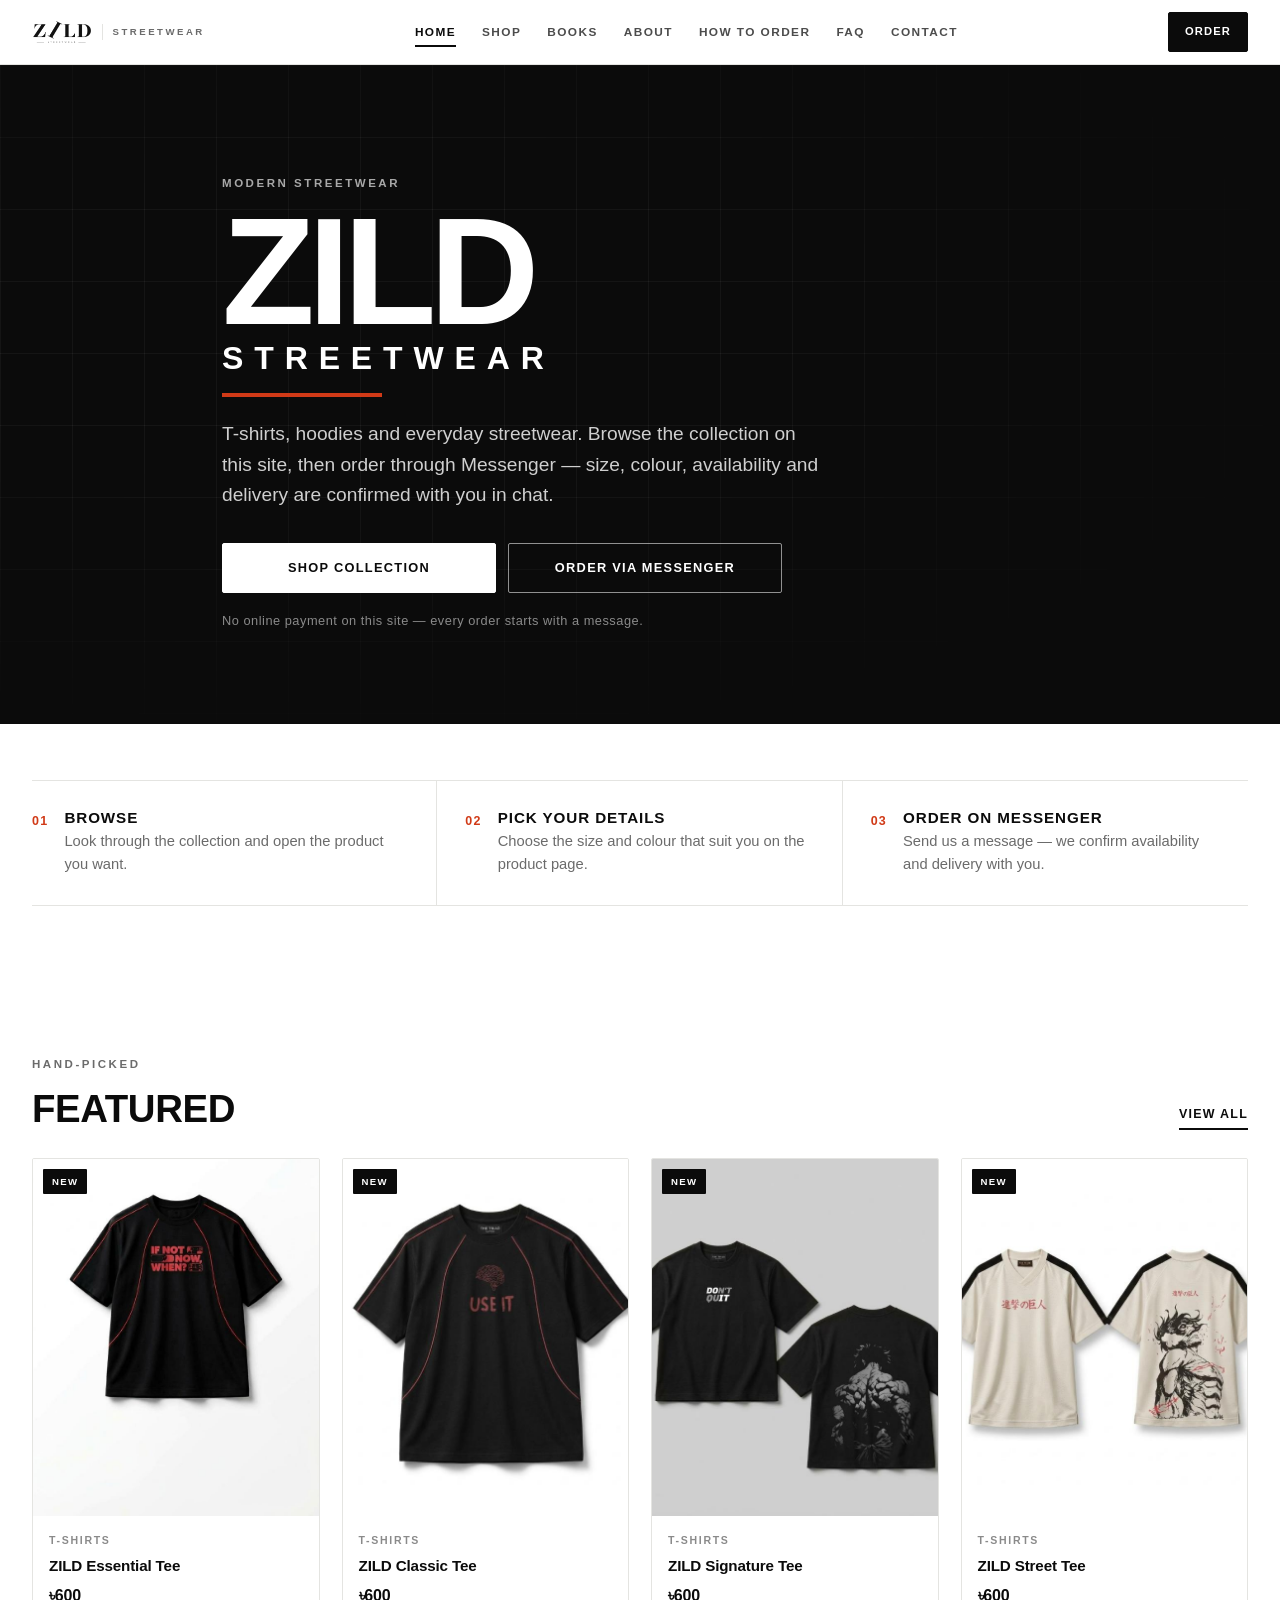
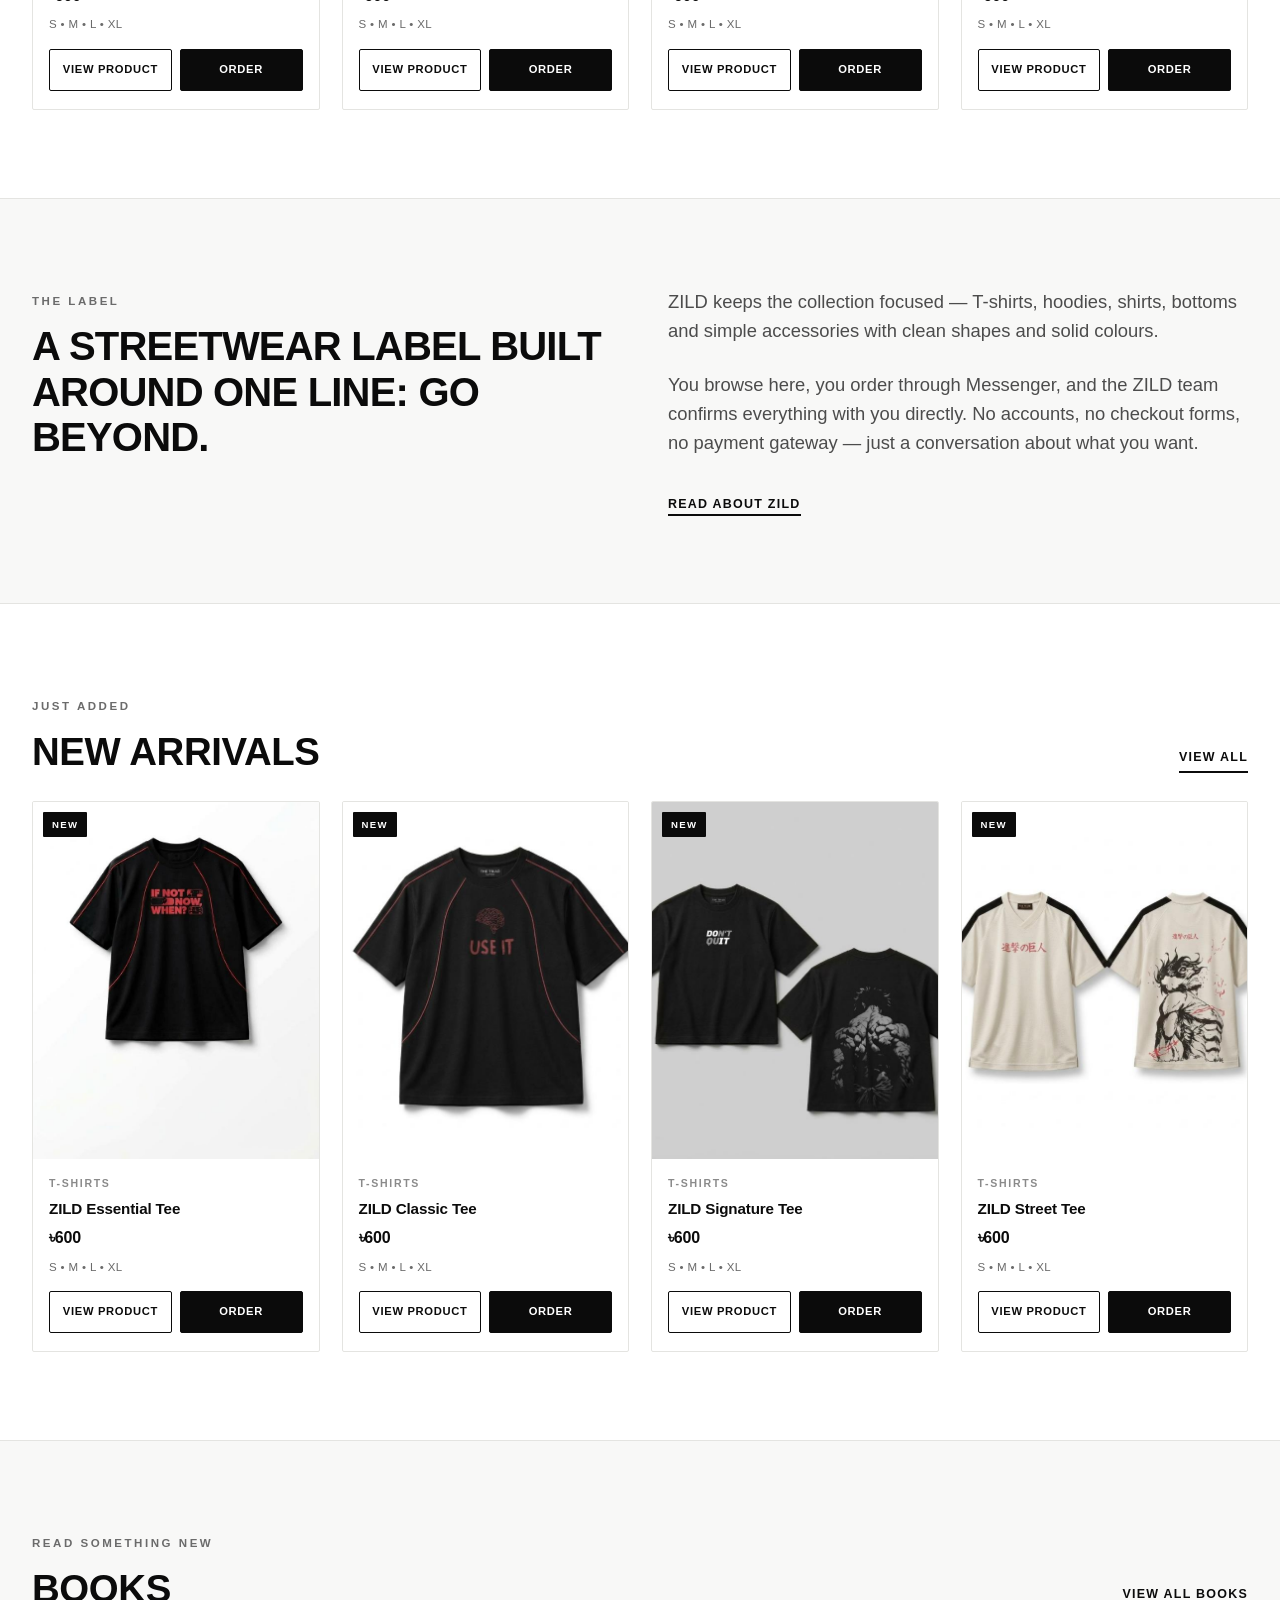
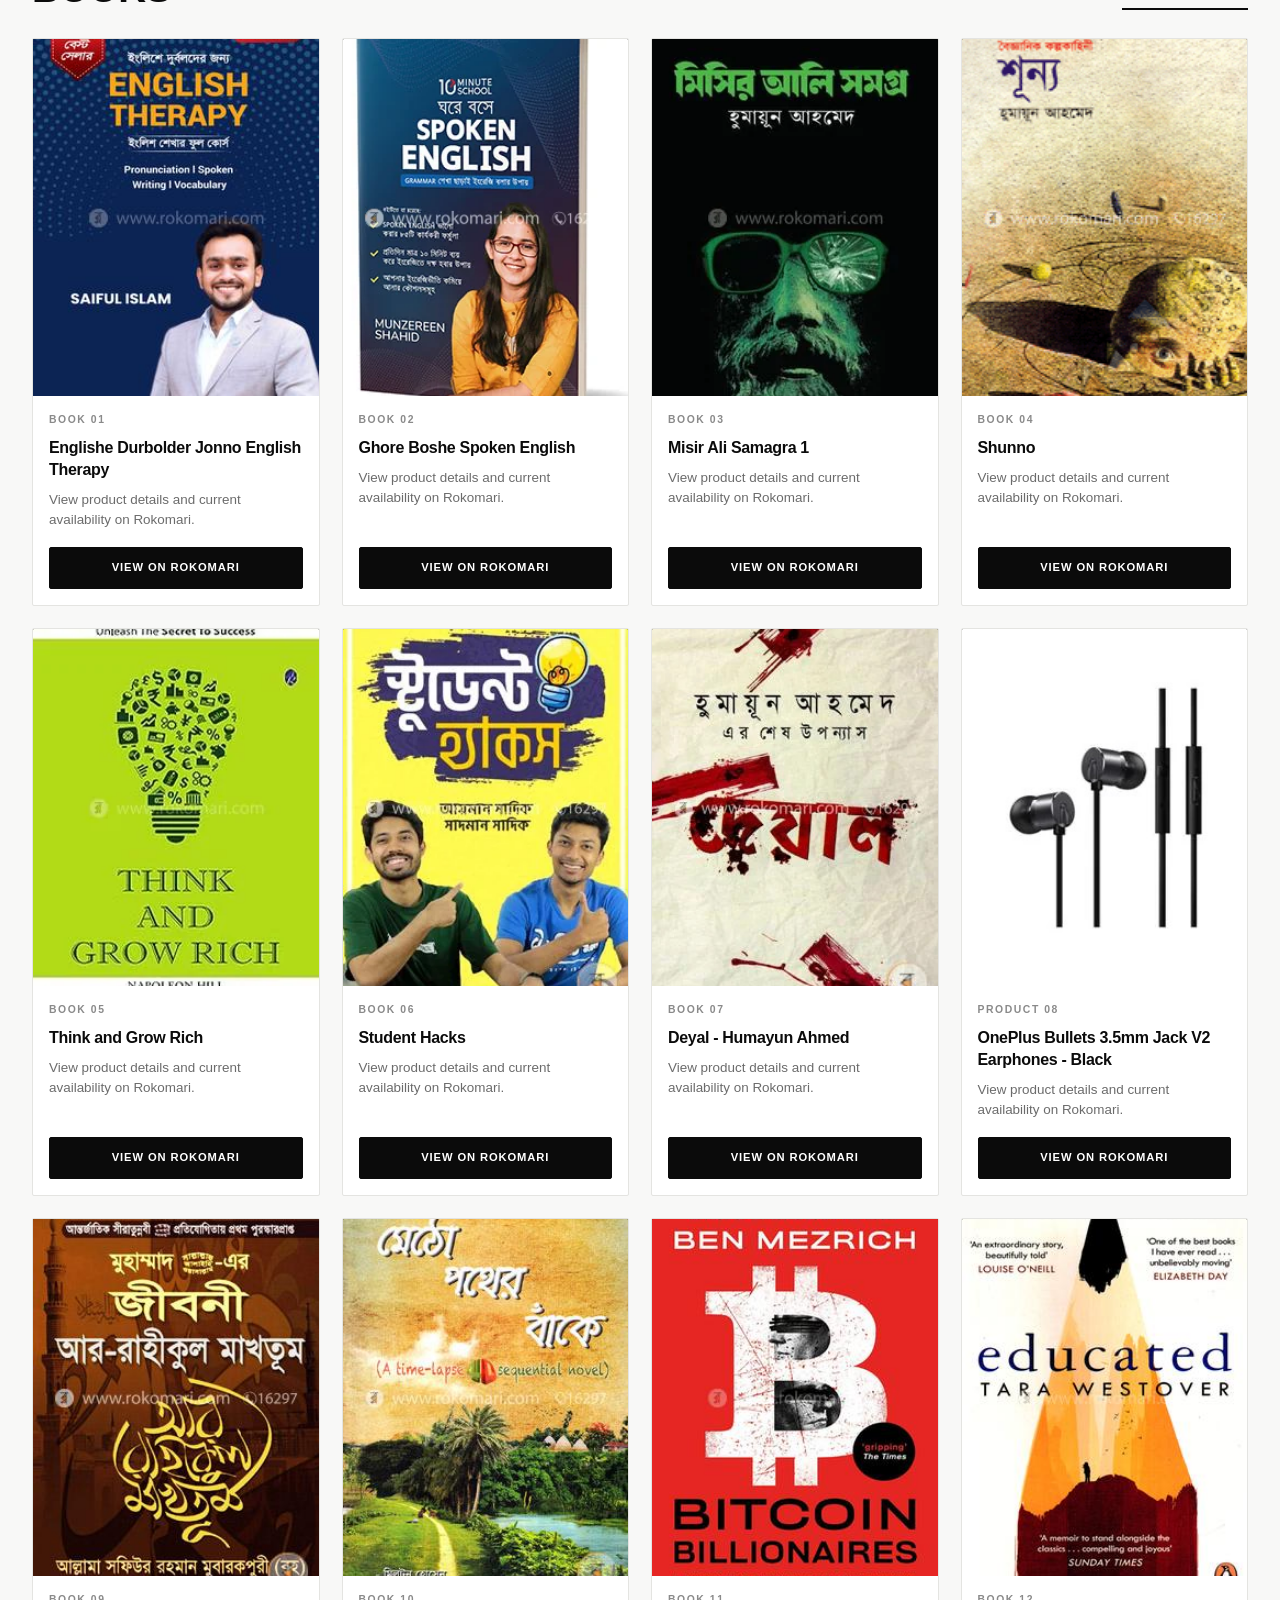
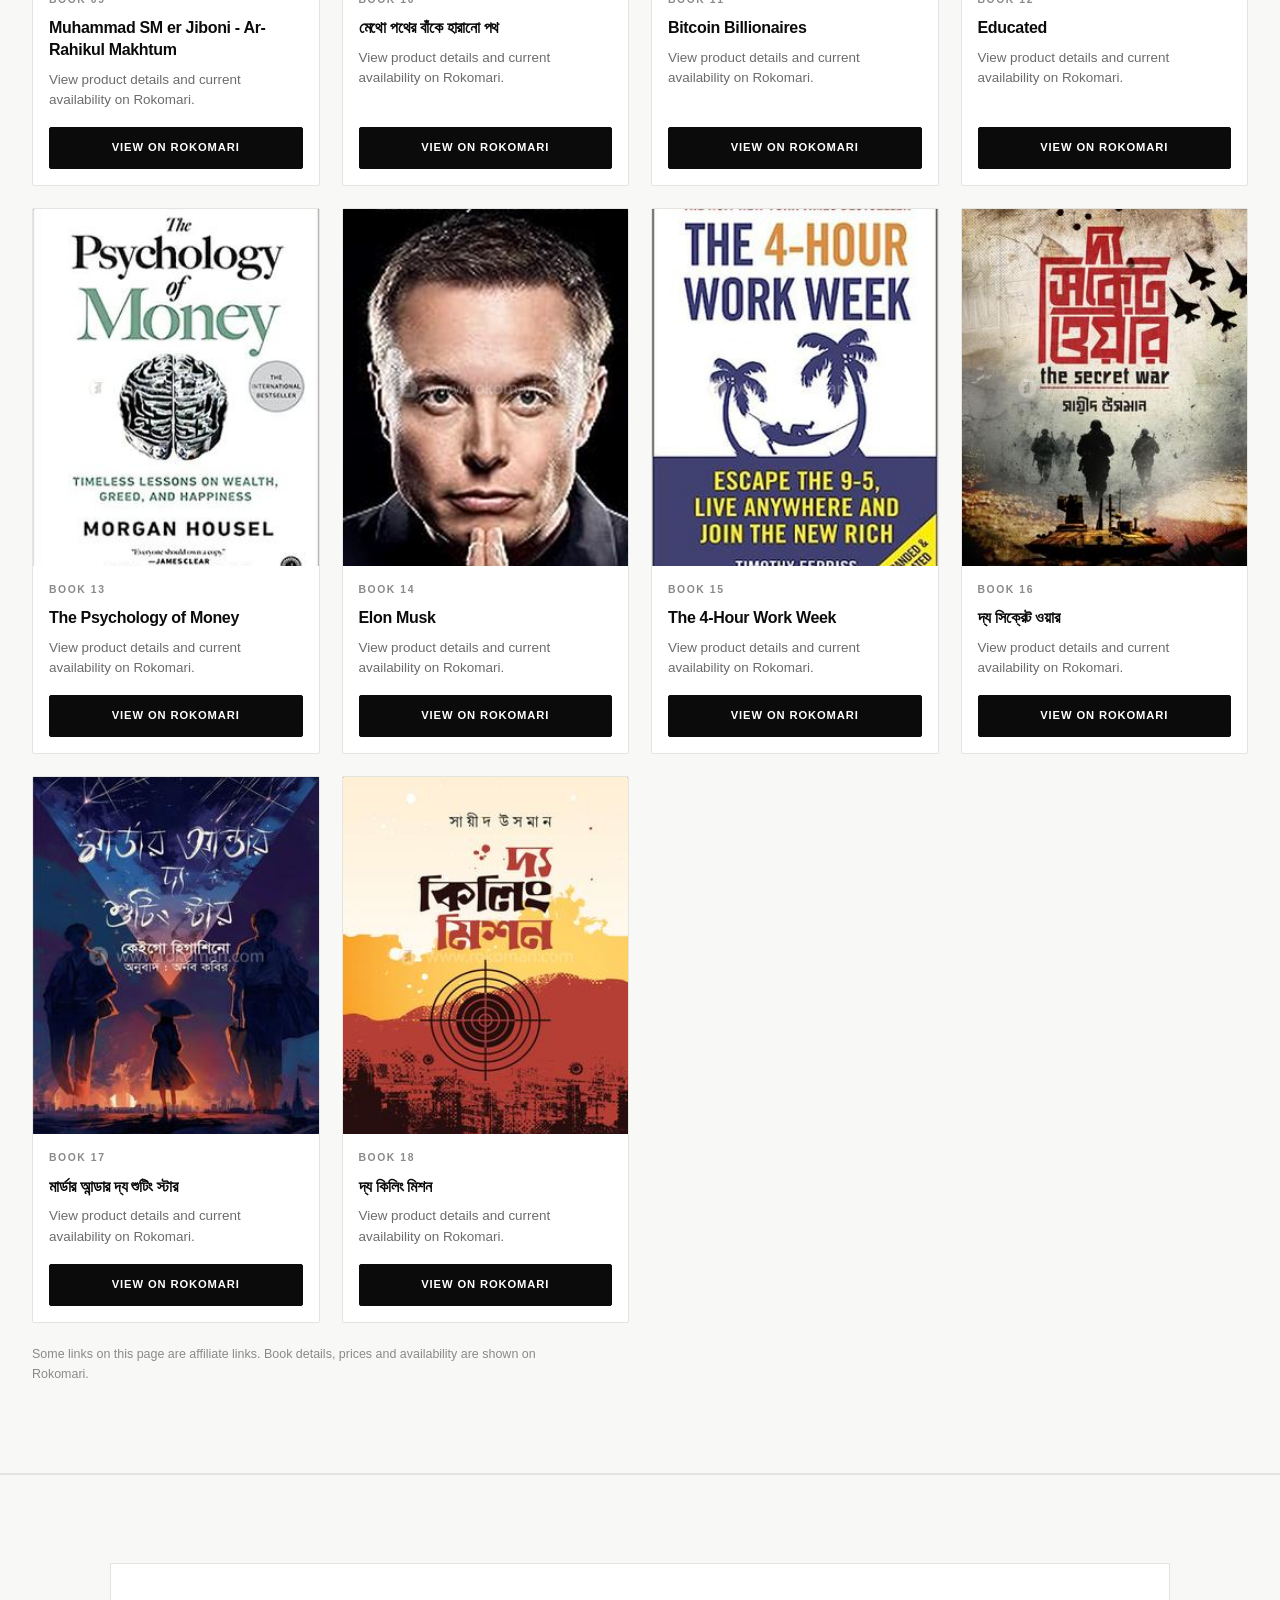
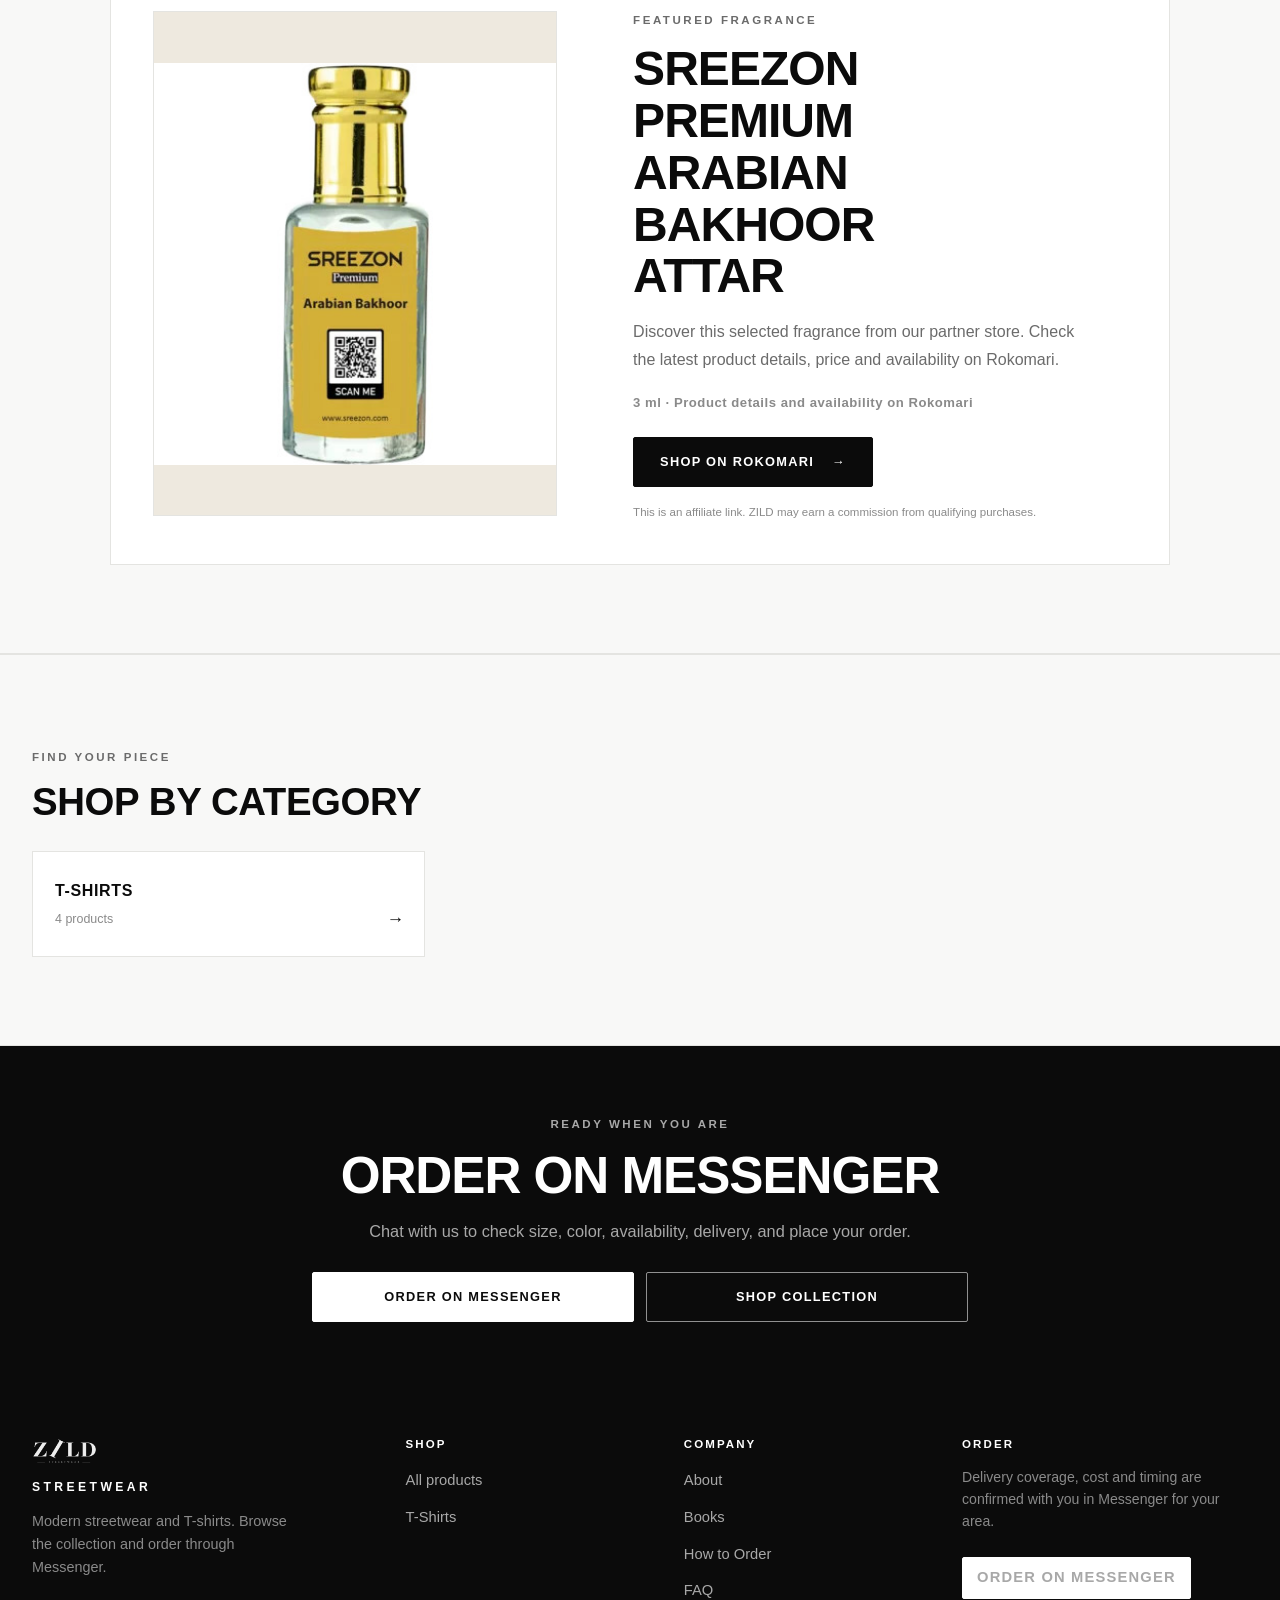
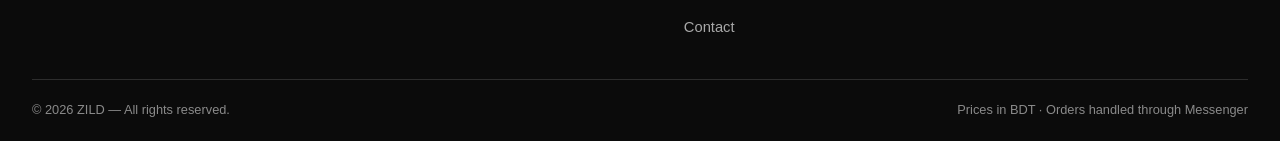
<file: index.html>
<!DOCTYPE html>
<html lang="en">
<head>
  <meta charset="utf-8">
  <meta name="google-site-verification" content="OAu-V8VWM3Msu2OALrQtMEpaNADFn--PM1Oyd4TbYXE">
  <meta name="viewport" content="width=device-width, initial-scale=1">

  <title>ZILD Streetwear</title>
  <meta name="description" content="Explore ZILD streetwear, T-shirts, books and selected products. Browse the collection and shop through our partner links or Messenger.">
  <meta name="theme-color" content="#0b0b0b">

  <link rel="canonical" href="https://zildclothing.netlify.app/">
  <meta property="og:site_name" content="ZILD">
  <meta property="og:type" content="website">
  <meta property="og:title" content="ZILD Streetwear">
  <meta property="og:description" content="Explore ZILD streetwear, T-shirts, books and selected products.">
  <meta property="og:url" content="https://zildclothing.netlify.app/">
  <meta property="og:image" content="https://zildclothing.netlify.app/assets/social/og-cover.png">
  <meta property="og:image:width" content="1200">
  <meta property="og:image:height" content="630">
  <meta property="og:image:alt" content="ZILD — Streetwear.">
  <meta name="twitter:card" content="summary_large_image">

  <link rel="icon" href="/favicon-zild.svg" type="image/svg+xml">
  <link rel="alternate icon" href="/favicon-zild.ico">
  <link rel="manifest" href="/manifest.webmanifest">
  <link rel="stylesheet" href="/css/styles.css">

  <!-- Existing JavaScript files: KEEP THESE PATHS -->
  <script src="/js/config.js" defer></script>
  <script src="/js/products.js" defer></script>
  <script src="/js/books.js" defer></script>
  <script src="/js/app.js" defer></script>

  <script type="application/ld+json">
  {
    "@context": "https://schema.org",
    "@type": "WebSite",
    "name": "ZILD",
    "slogan": "STREETWEAR",
    "description": "ZILD — modern streetwear and T-shirts. Browse the collection and order through Messenger."
  }
  </script>
</head>

<body data-page="home">

  <a class="skip-link" href="#main">Skip to content</a>

  <!-- HEADER -->
  <header class="site-header">
    <div class="container header-inner">

      <a class="brand" href="index.html" aria-label="ZILD Streetwear — home">
        <img class="brand__logo" src="/assets/logo/zild-logo.png"
             alt="ZILD Streetwear" width="520" height="128">
        <span class="brand__tagline" data-config="tagline">STREETWEAR</span>
      </a>

      <nav class="nav-desktop" aria-label="Main navigation">
        <a href="index.html" data-nav="home">Home</a>
        <a href="shop.html" data-nav="shop">Shop</a>
        <a href="books.html" data-nav="books">Books</a>
        <a href="about.html" data-nav="about">About</a>
        <a href="how-to-order.html" data-nav="how-to-order">How to Order</a>
        <a href="faq.html" data-nav="faq">FAQ</a>
        <a href="contact.html" data-nav="contact">Contact</a>
      </nav>

      <div class="header-actions">
        <a class="btn btn--dark header-cta" data-messenger
           href="https://www.messenger.com/t/1366008693268830"
           target="_blank" rel="noopener noreferrer">Order</a>

        <button class="nav-toggle" id="nav-toggle" type="button"
                aria-expanded="false" aria-controls="mobile-menu"
                aria-label="Open menu">
          <span class="nav-toggle__bar" aria-hidden="true"></span>
        </button>
      </div>
    </div>

    <div class="mobile-menu" id="mobile-menu" hidden>
      <nav aria-label="Mobile navigation">
        <a class="mobile-menu__link" href="index.html" data-nav="home">Home</a>
        <a class="mobile-menu__link" href="shop.html" data-nav="shop">Shop</a>
        <a class="mobile-menu__link" href="books.html" data-nav="books">Books</a>
        <a class="mobile-menu__link" href="about.html" data-nav="about">About</a>
        <a class="mobile-menu__link" href="how-to-order.html" data-nav="how-to-order">How to Order</a>
        <a class="mobile-menu__link" href="faq.html" data-nav="faq">FAQ</a>
        <a class="mobile-menu__link" href="contact.html" data-nav="contact">Contact</a>
      </nav>

      <a class="btn btn--dark" data-messenger
         href="https://www.messenger.com/t/1366008693268830"
         target="_blank" rel="noopener noreferrer">ORDER ON MESSENGER</a>
    </div>
  </header>

  <main id="main">

    <!-- HERO -->
    <section class="hero">
      <div class="container hero__inner">
        <p class="eyebrow">Modern streetwear</p>

        <h1 class="hero__title">
          <span class="hero__brand">ZILD</span>
          <span class="hero__tagline">STREETWEAR</span>
        </h1>

        <p class="hero__text">
          T-shirts, hoodies and everyday streetwear. Browse the collection
          on this site, then order through Messenger — size, colour,
          availability and delivery are confirmed with you in chat.
        </p>

        <div class="btn-row">
          <a class="btn btn--light" href="shop.html">Shop collection</a>
          <a class="btn btn--ghost-light" data-messenger
             href="https://www.messenger.com/t/1366008693268830"
             target="_blank" rel="noopener noreferrer">Order via Messenger</a>
        </div>

        <p class="hero__note">
          No online payment on this site — every order starts with a message.
        </p>
      </div>
    </section>

    <!-- ORDERING STEPS -->
    <section class="section--tight" aria-label="How ZILD ordering works">
      <div class="container">
        <ol class="steps">

          <li class="step">
            <span class="step__num" aria-hidden="true">01</span>
            <div>
              <h2 class="step__title">Browse</h2>
              <p class="step__text">Look through the collection and open the product you want.</p>
            </div>
          </li>

          <li class="step">
            <span class="step__num" aria-hidden="true">02</span>
            <div>
              <h2 class="step__title">Pick your details</h2>
              <p class="step__text">Choose the size and colour that suit you on the product page.</p>
            </div>
          </li>

          <li class="step">
            <span class="step__num" aria-hidden="true">03</span>
            <div>
              <h2 class="step__title">Order on Messenger</h2>
              <p class="step__text">Send us a message — we confirm availability and delivery with you.</p>
            </div>
          </li>

        </ol>
      </div>
    </section>

    <!-- FEATURED PRODUCTS: populated by products.js and app.js -->
    <section class="section" data-section aria-labelledby="featured-title">
      <div class="container">
        <div class="section-head">
          <div>
            <p class="eyebrow">Hand-picked</p>
            <h2 class="section-head__title" id="featured-title">Featured</h2>
          </div>
          <a class="section-head__link" href="shop.html">View all</a>
        </div>

        <div class="grid-products" id="featured-grid"></div>
      </div>
    </section>

    <!-- BRAND INTRODUCTION -->
    <section class="section section--muted" aria-labelledby="label-title">
      <div class="container split">
        <div>
          <p class="eyebrow">The label</p>
          <h2 class="brand-statement" id="label-title">
            A streetwear label built around one line: go beyond.
          </h2>
        </div>

        <div>
          <p class="lede">
            ZILD keeps the collection focused — T-shirts, hoodies, shirts,
            bottoms and simple accessories with clean shapes and solid colours.
          </p>

          <p class="lede mt-6">
            You browse here, you order through Messenger, and the ZILD team
            confirms everything with you directly. No accounts, no checkout
            forms, no payment gateway — just a conversation about what you want.
          </p>

          <p class="mt-8">
            <a class="section-head__link" href="about.html">Read about ZILD</a>
          </p>
        </div>
      </div>
    </section>

    <!-- NEW ARRIVALS: populated by products.js and app.js -->
    <section class="section" data-section aria-labelledby="arrivals-title">
      <div class="container">
        <div class="section-head">
          <div>
            <p class="eyebrow">Just added</p>
            <h2 class="section-head__title" id="arrivals-title">New arrivals</h2>
          </div>
          <a class="section-head__link" href="shop.html">View all</a>
        </div>

        <div class="grid-products" id="arrivals-grid"></div>
      </div>
    </section>

    <!-- BOOKS: populated by books.js and app.js -->
    <section class="section section--muted"
             data-books-section
             aria-labelledby="home-books-title">
      <div class="container">
        <div class="section-head">
          <div>
            <p class="eyebrow">Read something new</p>
            <h2 class="section-head__title" id="home-books-title">Books</h2>
          </div>
          <a class="section-head__link" href="books.html">View all books</a>
        </div>

        <div class="grid-books" id="home-books-grid" aria-live="polite"></div>

        <p class="affiliate-disclosure">
          Some links on this page are affiliate links. Book details, prices
          and availability are shown on Rokomari.
        </p>
      </div>
    </section>

    <!-- FEATURED ATTAR -->
    <section class="section attar-feature" aria-labelledby="attar-title">
      <div class="container">
        <div class="attar-feature__panel">

          <div class="attar-feature__visual">
            <a class="attar-feature__image-link"
               href="https://rkmri.co/NMy255STeemS/"
               target="_blank"
               rel="sponsored noopener noreferrer"
               aria-label="View Sreezon Premium Arabian Bakhoor Attar on Rokomari">

              <img class="attar-feature__image"
                   src="/assets/products/sreezon-attar.jpg"
                   alt="Sreezon Premium Arabian Bakhoor Attar, 3 ml"
                   loading="lazy"
                   decoding="async"
                   onerror="this.hidden=true;this.parentElement.classList.add('is-missing')">

              <span class="attar-feature__image-fallback" aria-hidden="true">
                <span class="attar-feature__fallback-brand">SREEZON</span>
                <span class="attar-feature__fallback-name">
                  ARABIAN<br>BAKHOOR ATTAR
                </span>
                <span class="attar-feature__fallback-size">3 ML</span>
              </span>
            </a>
          </div>

          <div class="attar-feature__content">
            <p class="eyebrow">Featured fragrance</p>

            <h2 class="attar-feature__title" id="attar-title">
              Sreezon Premium Arabian Bakhoor Attar
            </h2>

            <p class="attar-feature__description">
              Discover this selected fragrance from our partner store.
              Check the latest product details, price and availability on Rokomari.
            </p>

            <p class="attar-feature__note">
              3 ml · Product details and availability on Rokomari
            </p>

            <a class="btn btn--dark attar-feature__button"
               href="https://rkmri.co/NMy255STeemS/"
               target="_blank"
               rel="sponsored noopener noreferrer">
              SHOP ON ROKOMARI <span aria-hidden="true">→</span>
            </a>

            <p class="attar-feature__disclosure">
              This is an affiliate link. ZILD may earn a commission from qualifying purchases.
            </p>
          </div>

        </div>
      </div>
    </section>

    <!-- CATEGORIES: populated by existing app.js -->
    <section class="section section--muted" aria-labelledby="category-title">
      <div class="container">
        <div class="section-head">
          <div>
            <p class="eyebrow">Find your piece</p>
            <h2 class="section-head__title" id="category-title">Shop by category</h2>
          </div>
        </div>

        <div class="grid-categories" id="category-grid"></div>
      </div>
    </section>

    <!-- ORDER CTA -->
    <section class="band" aria-labelledby="band-title">
      <div class="container band__inner">
        <p class="eyebrow">Ready when you are</p>
        <h2 class="band__title" id="band-title">Order on Messenger</h2>

        <p class="band__text" data-config="orderHelper">
          Chat with us to check size, color, availability, delivery, and place your order.
        </p>

        <div class="btn-row">
          <a class="btn btn--light" data-messenger
             href="https://www.messenger.com/t/1366008693268830"
             target="_blank" rel="noopener noreferrer">ORDER ON MESSENGER</a>

          <a class="btn btn--ghost-light" href="shop.html">Shop collection</a>
        </div>
      </div>
    </section>

  </main>

  <!-- FOOTER -->
  <footer class="site-footer">
    <div class="container">

      <div class="footer-grid">

        <div class="footer-brand">
          <img class="footer-brand__logo"
               src="/assets/logo/zild-logo.png"
               alt="ZILD Streetwear" width="520" height="128">

          <p class="footer-brand__tagline" data-config="tagline">STREETWEAR</p>

          <p class="footer-brand__text">
            Modern streetwear and T-shirts. Browse the collection and order through Messenger.
          </p>
        </div>

        <div class="footer-col">
          <h2 class="footer-col__title">Shop</h2>
          <ul id="footer-categories">
            <li><a href="shop.html">All products</a></li>
          </ul>
        </div>

        <div class="footer-col">
          <h2 class="footer-col__title">Company</h2>
          <ul>
            <li><a href="about.html">About</a></li>
            <li><a href="books.html">Books</a></li>
            <li><a href="how-to-order.html">How to Order</a></li>
            <li><a href="faq.html">FAQ</a></li>
            <li><a href="contact.html">Contact</a></li>
          </ul>
        </div>

        <div class="footer-col">
          <h2 class="footer-col__title">Order</h2>

          <p class="footer-note" data-config="deliveryInfo">
            Delivery coverage, cost and timing are confirmed with you in Messenger for your area.
          </p>

          <p class="mt-6">
            <a class="btn btn--light btn--sm" data-messenger
               href="https://www.messenger.com/t/1366008693268830"
               target="_blank" rel="noopener noreferrer">Order on Messenger</a>
          </p>

          <p class="mt-6">
            <a data-facebook hidden>Facebook page</a>
          </p>
        </div>

      </div>

      <div class="footer-bottom">
        <span>
          © <span data-year>2026</span>
          <span data-config="brandName">ZILD</span> — All rights reserved.
        </span>

        <span>
          Prices in <span data-config="currency">BDT</span> · Orders handled through Messenger
        </span>
      </div>

    </div>
  </footer>

</body>
</html>
</file>
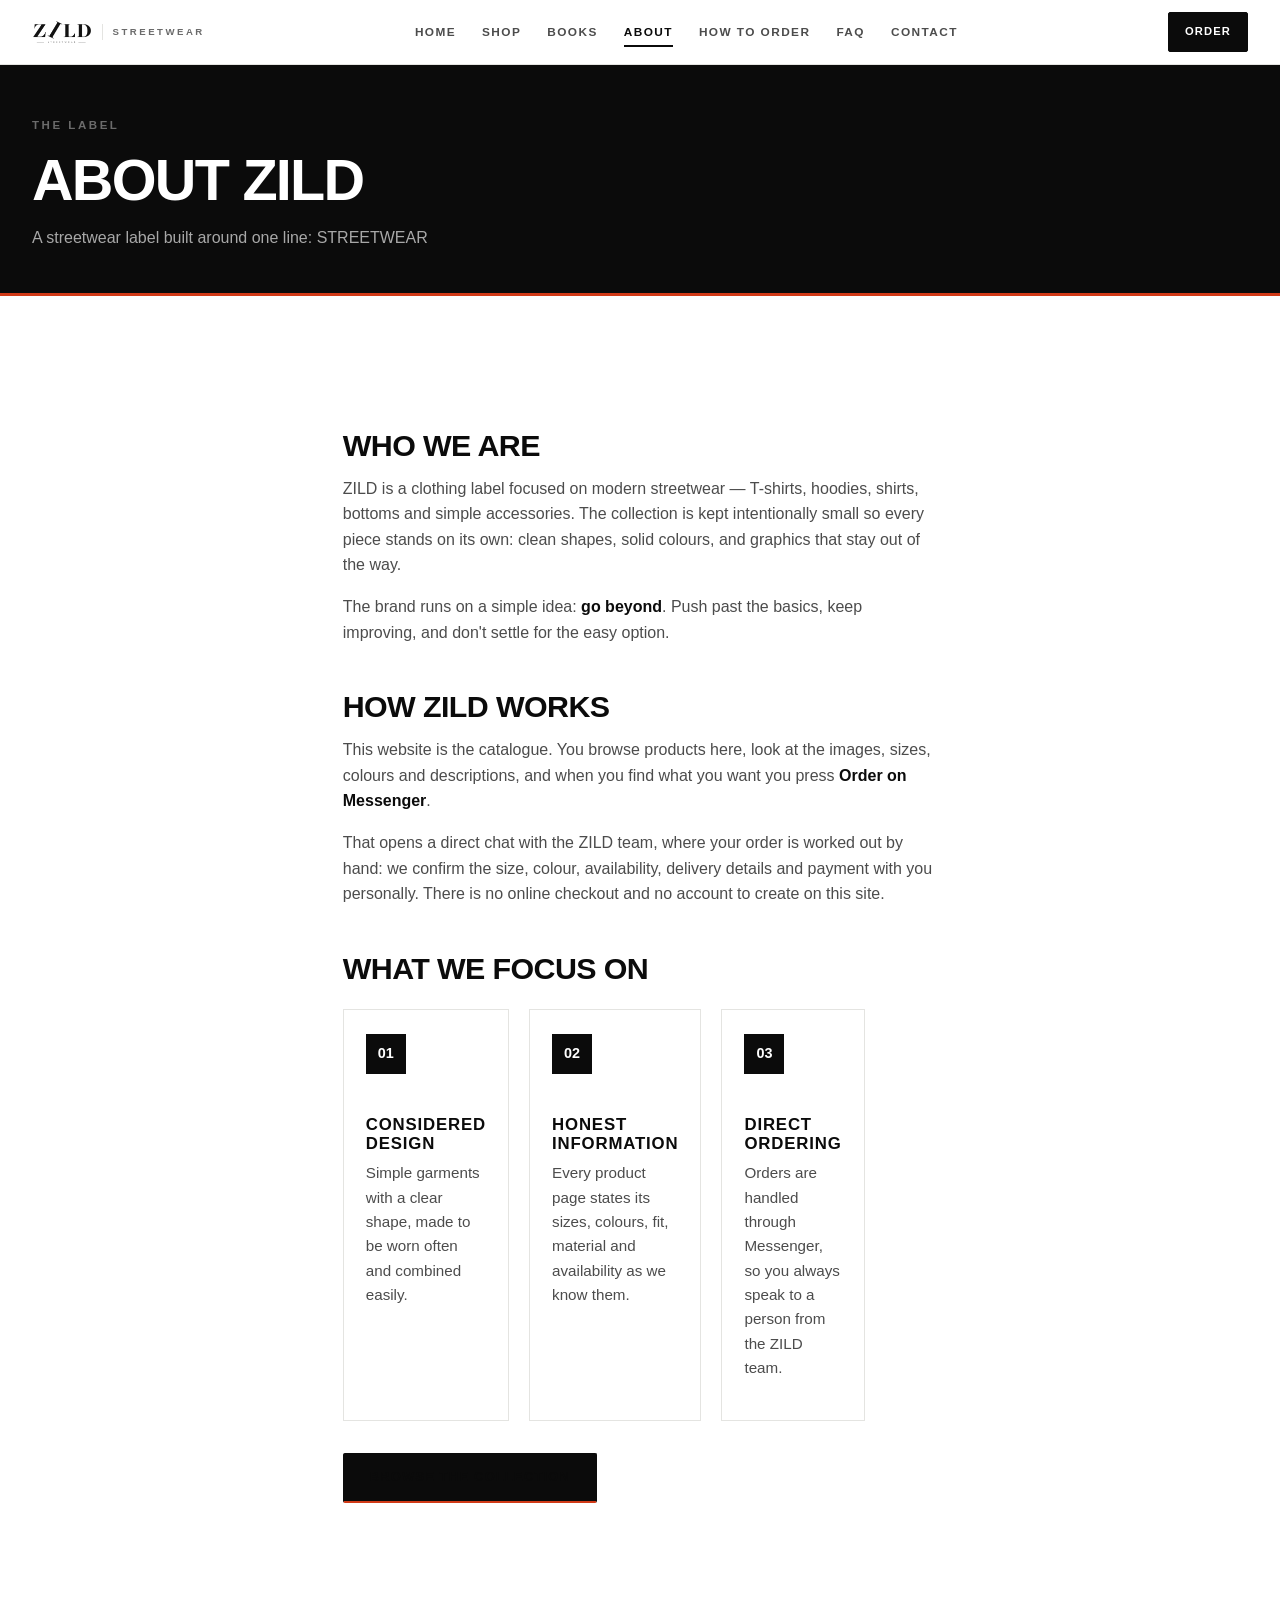
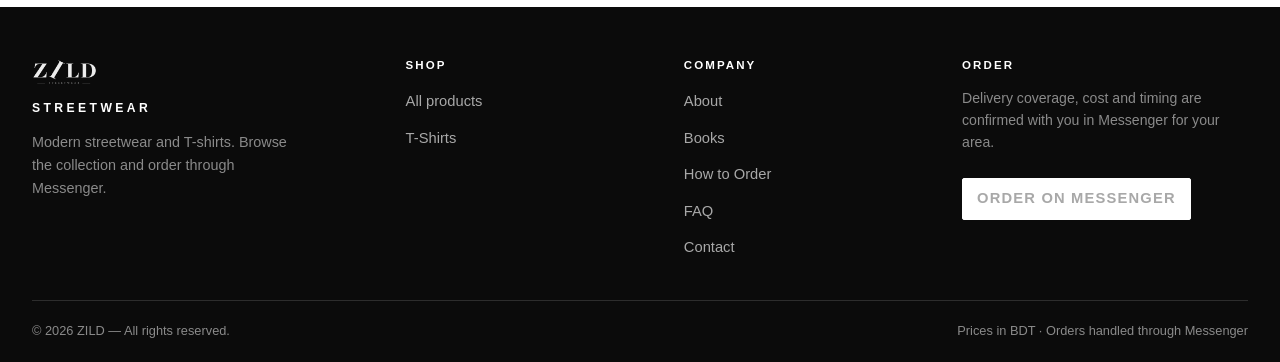
<file: about.html>
<!DOCTYPE html>
<html lang="en">
<head>
  <meta charset="utf-8">
  <meta name="viewport" content="width=device-width, initial-scale=1">

  <title>About — ZILD | Streetwear</title>
  <meta name="description" content="ZILD is a streetwear label built around one line: STREETWEAR Learn about the label and how it works.">
  <meta name="theme-color" content="#0b0b0b">

  <!-- SET YOUR DOMAIN (see README → "Set your domain") -->
  <link rel="canonical" href="https://madaclothing.vercel.app/about.html">
  <meta property="og:site_name" content="ZILD">
  <meta property="og:type" content="website">
  <meta property="og:title" content="About — ZILD | Streetwear">
  <meta property="og:description" content="ZILD is a streetwear label built around one line: STREETWEAR">
  <meta property="og:url" content="https://madaclothing.vercel.app/about.html">
  <meta property="og:image" content="https://madaclothing.vercel.app/assets/social/og-cover.png">
  <meta property="og:image:width" content="1200">
  <meta property="og:image:height" content="630">
  <meta property="og:image:alt" content="ZILD — Streetwear.">
  <meta name="twitter:card" content="summary_large_image">
  <meta name="twitter:title" content="About — ZILD | Streetwear">
  <meta name="twitter:description" content="ZILD is a streetwear label built around one line: STREETWEAR">

  <link rel="icon" href="favicon-zild.svg" type="image/svg+xml">
  <link rel="alternate icon" href="favicon-zild.ico" sizes="32x32">
  <link rel="manifest" href="manifest.webmanifest">
  <link rel="stylesheet" href="css/styles.css">

  <script src="js/config.js" defer></script>
  <script src="js/products.js" defer></script>
  <script src="js/app.js" defer></script>
</head>

<body data-page="about">
  <a class="skip-link" href="#main">Skip to content</a>

  <!-- ============================ HEADER ============================ -->
  <header class="site-header">
    <div class="container header-inner">
      <a class="brand" href="index.html" aria-label="ZILD Streetwear — home">
        <img class="brand__logo" src="assets/logo/zild-logo.png" alt="ZILD Streetwear" width="520" height="128">
        <span class="brand__tagline" data-config="tagline">STREETWEAR</span>
      </a>

      <nav class="nav-desktop" aria-label="Main navigation">
        <a href="index.html" data-nav="home">Home</a>
        <a href="shop.html" data-nav="shop">Shop</a>
        <a href="books.html" data-nav="books">Books</a>
        <a href="about.html" data-nav="about">About</a>
        <a href="how-to-order.html" data-nav="how-to-order">How to Order</a>
        <a href="faq.html" data-nav="faq">FAQ</a>
        <a href="contact.html" data-nav="contact">Contact</a>
      </nav>

      <div class="header-actions">
        <a class="btn btn--dark header-cta" data-messenger href="https://www.messenger.com/t/1366008693268830" target="_blank" rel="noopener noreferrer">Order</a>
        <button class="nav-toggle" id="nav-toggle" type="button" aria-expanded="false" aria-controls="mobile-menu" aria-label="Open menu">
          <span class="nav-toggle__bar" aria-hidden="true"></span>
        </button>
      </div>
    </div>

    <div class="mobile-menu" id="mobile-menu" hidden>
      <nav aria-label="Mobile navigation">
        <a class="mobile-menu__link" href="index.html" data-nav="home">Home</a>
        <a class="mobile-menu__link" href="shop.html" data-nav="shop">Shop</a>
        <a class="mobile-menu__link" href="books.html" data-nav="books">Books</a>
        <a class="mobile-menu__link" href="about.html" data-nav="about">About</a>
        <a class="mobile-menu__link" href="how-to-order.html" data-nav="how-to-order">How to Order</a>
        <a class="mobile-menu__link" href="faq.html" data-nav="faq">FAQ</a>
        <a class="mobile-menu__link" href="contact.html" data-nav="contact">Contact</a>
      </nav>
      <a class="btn btn--dark" data-messenger href="https://www.messenger.com/t/1366008693268830" target="_blank" rel="noopener noreferrer">ORDER ON MESSENGER</a>
    </div>
  </header>

  <main id="main">
    <section class="page-hero">
      <div class="container">
        <p class="eyebrow">The label</p>
        <h1 class="page-hero__title">About ZILD</h1>
        <p class="page-hero__text">A streetwear label built around one line: STREETWEAR</p>
      </div>
    </section>

    <section class="section">
      <div class="container prose">
        <h2 class="mt-0">Who we are</h2>
        <p>
          ZILD is a clothing label focused on modern streetwear — T-shirts, hoodies,
          shirts, bottoms and simple accessories. The collection is kept intentionally
          small so every piece stands on its own: clean shapes, solid colours, and
          graphics that stay out of the way.
        </p>
        <p>
          The brand runs on a simple idea: <strong>go beyond</strong>. Push past the
          basics, keep improving, and don't settle for the easy option.
        </p>

        <h2>How ZILD works</h2>
        <p>
          This website is the catalogue. You browse products here, look at the images,
          sizes, colours and descriptions, and when you find what you want you press
          <strong>Order on Messenger</strong>.
        </p>
        <p>
          That opens a direct chat with the ZILD team, where your order is worked out
          by hand: we confirm the size, colour, availability, delivery details and
          payment with you personally. There is no online checkout and no account to
          create on this site.
        </p>

        <h2>What we focus on</h2>
        <div class="order-steps mt-6">
          <div class="order-step">
            <span class="order-step__num" aria-hidden="true">01</span>
            <h3 class="order-step__title">Considered design</h3>
            <p class="order-step__text">Simple garments with a clear shape, made to be worn often and combined easily.</p>
          </div>
          <div class="order-step">
            <span class="order-step__num" aria-hidden="true">02</span>
            <h3 class="order-step__title">Honest information</h3>
            <p class="order-step__text">Every product page states its sizes, colours, fit, material and availability as we know them.</p>
          </div>
          <div class="order-step">
            <span class="order-step__num" aria-hidden="true">03</span>
            <h3 class="order-step__title">Direct ordering</h3>
            <p class="order-step__text">Orders are handled through Messenger, so you always speak to a person from the ZILD team.</p>
          </div>
        </div>

        <p class="mt-8">
          <a class="btn btn--dark" href="shop.html">Browse the collection</a>
        </p>
      </div>
    </section>
  </main>

  <!-- ============================ FOOTER ============================ -->
  <footer class="site-footer">
    <div class="container">
      <div class="footer-grid">
        <div class="footer-brand">
          <img class="footer-brand__logo" src="assets/logo/zild-logo.png" alt="ZILD Streetwear" width="520" height="128">
          <p class="footer-brand__tagline" data-config="tagline">STREETWEAR</p>
          <p class="footer-brand__text">Modern streetwear and T-shirts. Browse the collection and order through Messenger.</p>
        </div>

        <div class="footer-col">
          <h2 class="footer-col__title">Shop</h2>
          <ul id="footer-categories">
            <li><a href="shop.html">All products</a></li>
          </ul>
        </div>

        <div class="footer-col">
          <h2 class="footer-col__title">Company</h2>
          <ul>
            <li><a href="about.html">About</a></li>
            <li><a href="books.html">Books</a></li>
            <li><a href="how-to-order.html">How to Order</a></li>
            <li><a href="faq.html">FAQ</a></li>
            <li><a href="contact.html">Contact</a></li>
          </ul>
        </div>

        <div class="footer-col">
          <h2 class="footer-col__title">Order</h2>
          <p class="footer-note" data-config="deliveryInfo">Delivery coverage, cost and timing are confirmed with you in Messenger for your area.</p>
          <p class="mt-6">
            <a class="btn btn--light btn--sm" data-messenger href="https://www.messenger.com/t/1366008693268830" target="_blank" rel="noopener noreferrer">Order on Messenger</a>
          </p>
          <p class="mt-6">
            <a data-facebook hidden>Facebook page</a>
          </p>
        </div>
      </div>

      <div class="footer-bottom">
        <span>© <span data-year>2026</span> <span data-config="brandName">ZILD</span> — All rights reserved.</span>
        <span>Prices in <span data-config="currency">BDT</span> · Orders handled through Messenger</span>
      </div>
    </div>
  </footer>
</body>
</html>
</file>
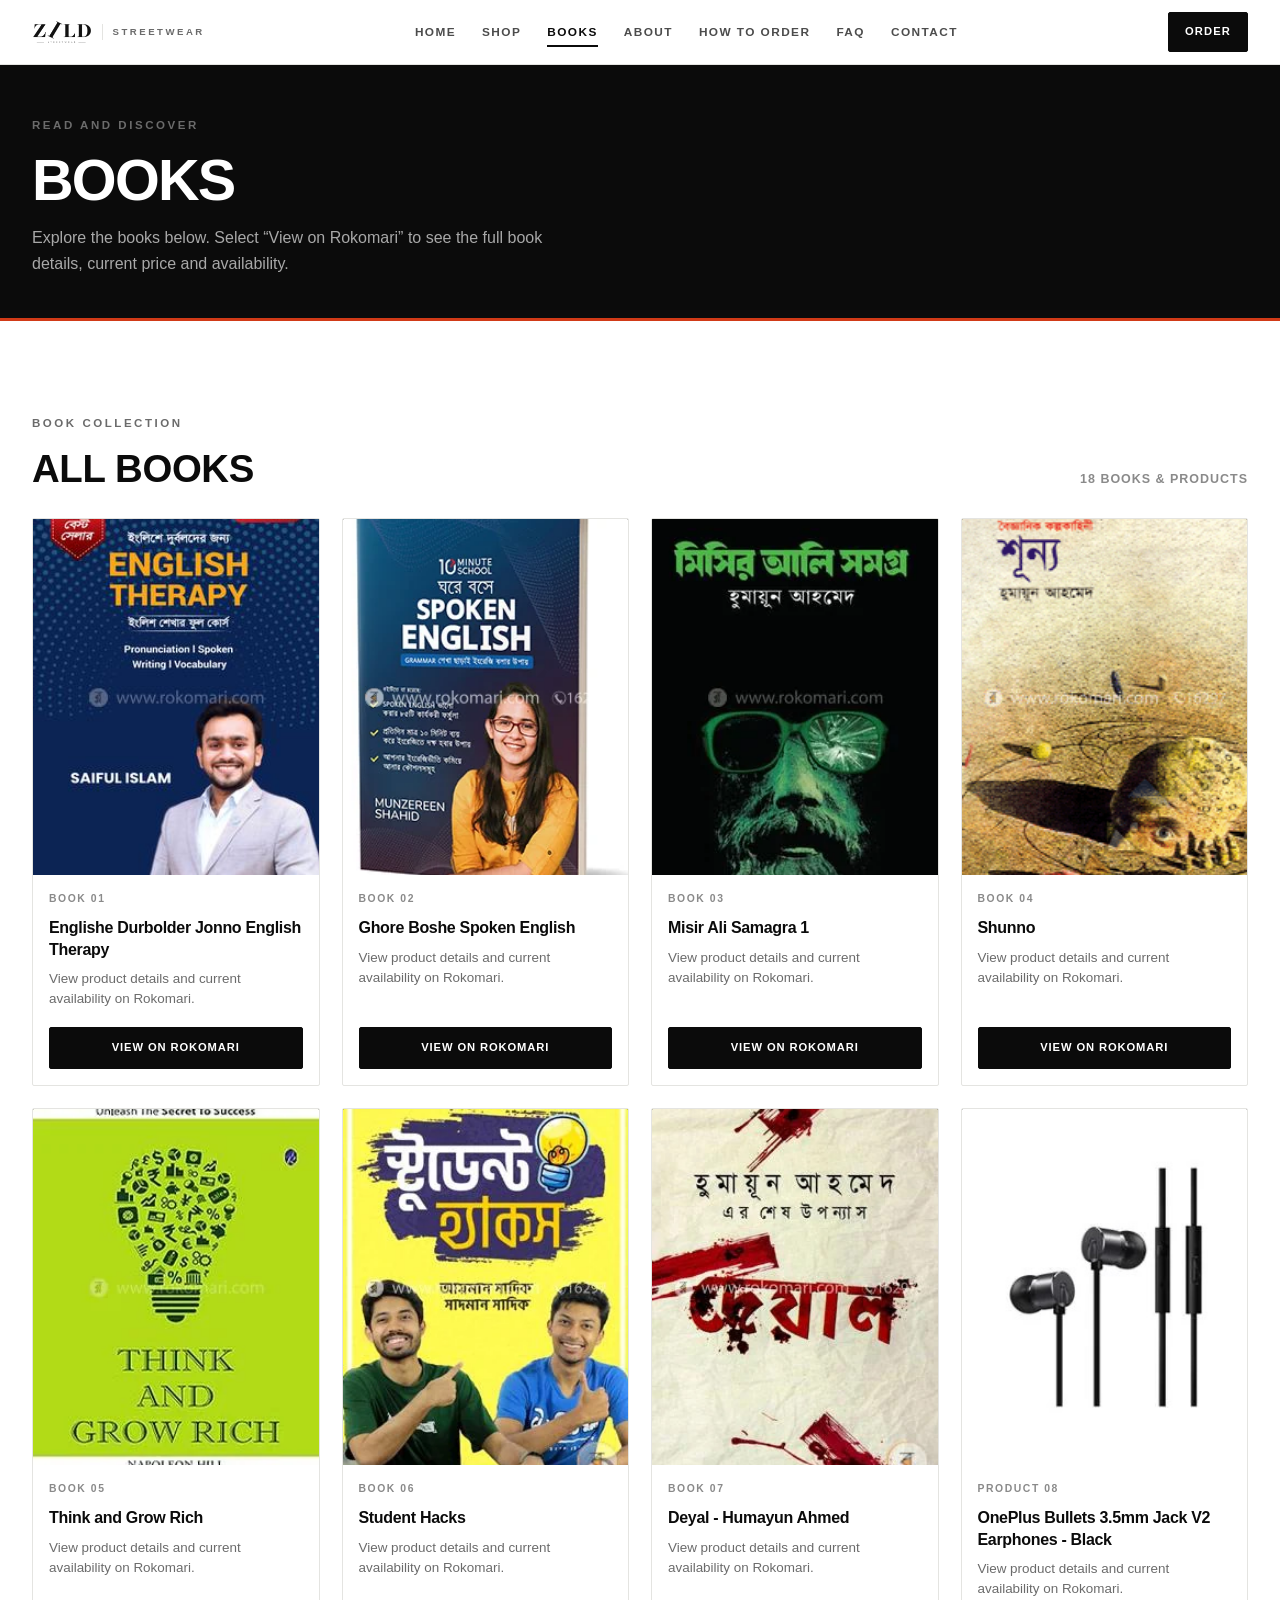
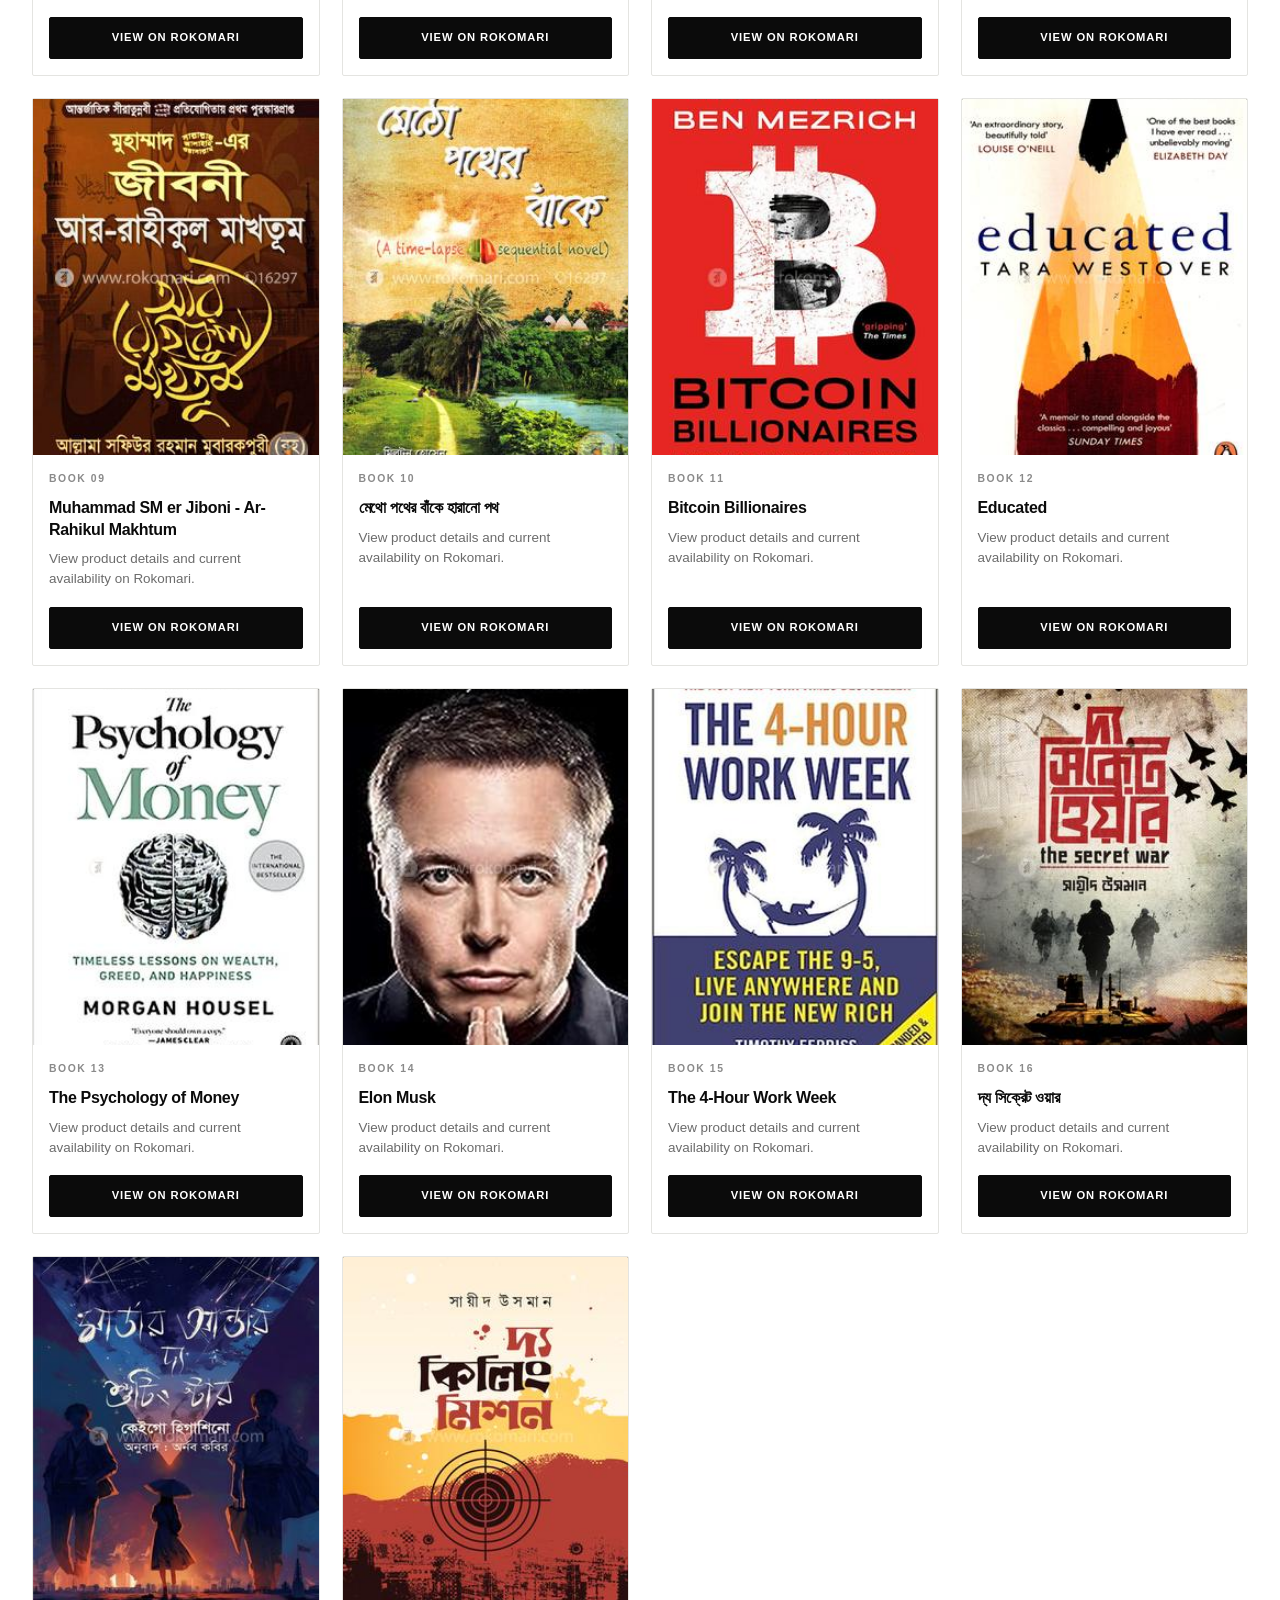
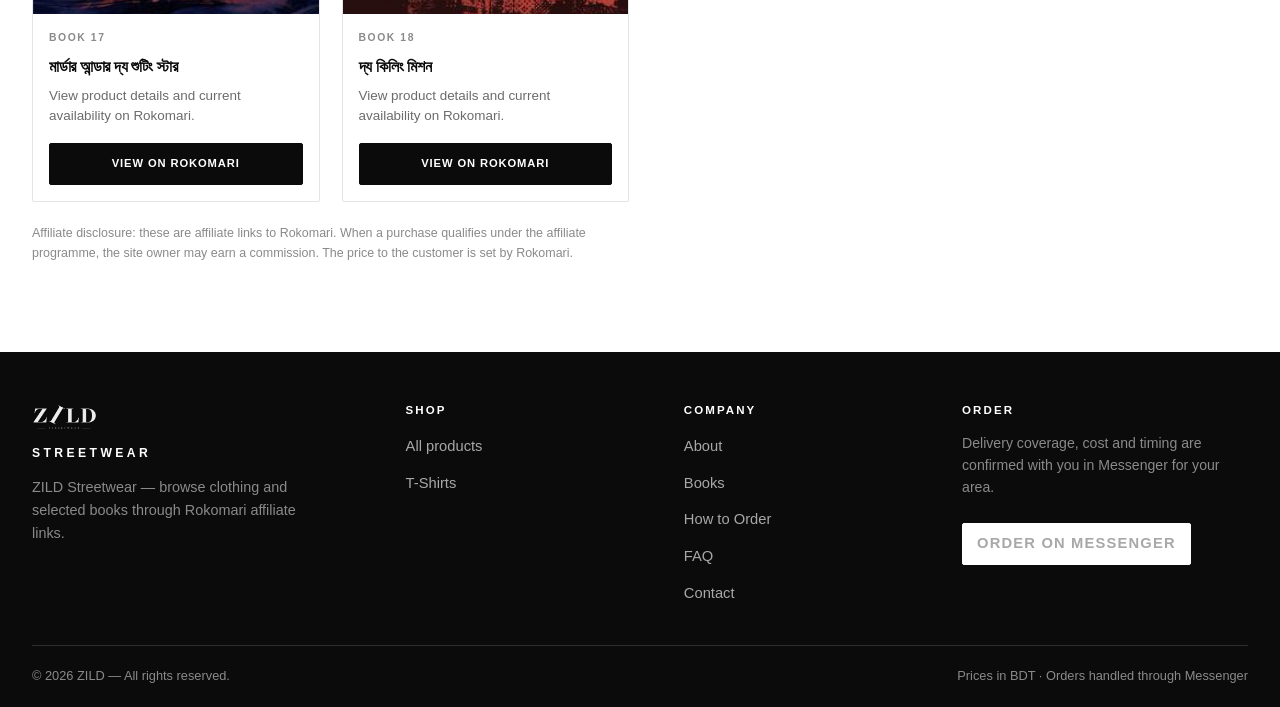
<file: books.html>
<!DOCTYPE html>
<html lang="en">
<head>
  <meta charset="utf-8">
  <meta name="viewport" content="width=device-width, initial-scale=1">

  <title>Books — Rokomari Book Picks | ZILD</title>
  <meta name="description" content="Browse selected books with Rokomari affiliate links. Open a book to check its details, price and availability on Rokomari.">
  <meta name="theme-color" content="#0b0b0b">

  <!-- SET YOUR DOMAIN (see README → "Set your domain") -->
  <link rel="canonical" href="https://zildclothing.netlify.app/books.html">
  <meta property="og:site_name" content="ZILD">
  <meta property="og:type" content="website">
  <meta property="og:title" content="Books — Rokomari Book Picks | ZILD">
  <meta property="og:description" content="Browse selected books with Rokomari affiliate links. Open a book to check its details, price and availability on Rokomari.">
  <meta property="og:url" content="https://zildclothing.netlify.app/books.html">
  <meta property="og:image" content="https://zildclothing.netlify.app/assets/social/og-cover.png">
  <meta property="og:image:width" content="1200">
  <meta property="og:image:height" content="630">
  <meta property="og:image:alt" content="ZILD — Streetwear.">
  <meta name="twitter:card" content="summary_large_image">
  <meta name="twitter:title" content="Books — Rokomari Book Picks | ZILD">
  <meta name="twitter:description" content="Browse selected books with Rokomari affiliate links. Check book details, price and availability on Rokomari.">

  <link rel="icon" href="favicon-zild.svg" type="image/svg+xml">
  <link rel="alternate icon" href="favicon-zild.ico" sizes="32x32">
  <link rel="manifest" href="manifest.webmanifest">
  <link rel="stylesheet" href="css/styles.css">

  <script src="js/config.js" defer></script>
  <script src="js/products.js" defer></script>
  <script src="js/books.js" defer></script>
  <script src="js/app.js" defer></script>
</head>

<body data-page="books">
  <a class="skip-link" href="#main">Skip to content</a>

  <!-- ============================ HEADER ============================ -->
  <header class="site-header">
    <div class="container header-inner">
      <a class="brand" href="index.html" aria-label="ZILD — home">
        <img class="brand__logo" src="assets/logo/zild-logo.png" alt="ZILD Streetwear" width="520" height="128">
        <span class="brand__tagline" data-config="tagline">STREETWEAR</span>
      </a>

      <nav class="nav-desktop" aria-label="Main navigation">
        <a href="index.html" data-nav="home">Home</a>
        <a href="shop.html" data-nav="shop">Shop</a>
        <a href="books.html" data-nav="books">Books</a>
        <a href="about.html" data-nav="about">About</a>
        <a href="how-to-order.html" data-nav="how-to-order">How to Order</a>
        <a href="faq.html" data-nav="faq">FAQ</a>
        <a href="contact.html" data-nav="contact">Contact</a>
      </nav>

      <div class="header-actions">
        <a class="btn btn--dark header-cta" data-messenger href="https://www.messenger.com/t/1366008693268830" target="_blank" rel="noopener noreferrer">Order</a>
        <button class="nav-toggle" id="nav-toggle" type="button" aria-expanded="false" aria-controls="mobile-menu" aria-label="Open menu">
          <span class="nav-toggle__bar" aria-hidden="true"></span>
        </button>
      </div>
    </div>

    <div class="mobile-menu" id="mobile-menu" hidden>
      <nav aria-label="Mobile navigation">
        <a class="mobile-menu__link" href="index.html" data-nav="home">Home</a>
        <a class="mobile-menu__link" href="shop.html" data-nav="shop">Shop</a>
        <a class="mobile-menu__link" href="books.html" data-nav="books">Books</a>
        <a class="mobile-menu__link" href="about.html" data-nav="about">About</a>
        <a class="mobile-menu__link" href="how-to-order.html" data-nav="how-to-order">How to Order</a>
        <a class="mobile-menu__link" href="faq.html" data-nav="faq">FAQ</a>
        <a class="mobile-menu__link" href="contact.html" data-nav="contact">Contact</a>
      </nav>
      <a class="btn btn--dark" data-messenger href="https://www.messenger.com/t/1366008693268830" target="_blank" rel="noopener noreferrer">ORDER ON MESSENGER</a>
    </div>
  </header>

  <main id="main">
    <section class="page-hero">
      <div class="container">
        <p class="eyebrow">Read and discover</p>
        <h1 class="page-hero__title">Books</h1>
        <p class="page-hero__text">Explore the books below. Select “View on Rokomari” to see the full book details, current price and availability.</p>
      </div>
    </section>

    <section class="section" data-books-section aria-labelledby="books-page-title">
      <div class="container">
        <div class="section-head">
          <div>
            <p class="eyebrow">Book collection</p>
            <h2 class="section-head__title" id="books-page-title">All Books</h2>
          </div>
          <p class="books-count" id="books-count">3 books</p>
        </div>
        <div class="grid-books" id="books-grid" aria-live="polite"></div>
        <p class="affiliate-disclosure">Affiliate disclosure: these are affiliate links to Rokomari. When a purchase qualifies under the affiliate programme, the site owner may earn a commission. The price to the customer is set by Rokomari.</p>
      </div>
    </section>
  </main>

  <!-- ============================ FOOTER ============================ -->
  <footer class="site-footer">
    <div class="container">
      <div class="footer-grid">
        <div class="footer-brand">
          <img class="footer-brand__logo" src="assets/logo/zild-logo.png" alt="ZILD Streetwear" width="520" height="128">
          <p class="footer-brand__tagline" data-config="tagline">STREETWEAR</p>
          <p class="footer-brand__text">ZILD Streetwear — browse clothing and selected books through Rokomari affiliate links.</p>
        </div>

        <div class="footer-col">
          <h2 class="footer-col__title">Shop</h2>
          <ul id="footer-categories">
            <li><a href="shop.html">All products</a></li>
          </ul>
        </div>

        <div class="footer-col">
          <h2 class="footer-col__title">Company</h2>
          <ul>
            <li><a href="about.html">About</a></li>
            <li><a href="books.html">Books</a></li>
            <li><a href="how-to-order.html">How to Order</a></li>
            <li><a href="faq.html">FAQ</a></li>
            <li><a href="contact.html">Contact</a></li>
          </ul>
        </div>

        <div class="footer-col">
          <h2 class="footer-col__title">Order</h2>
          <p class="footer-note" data-config="deliveryInfo">Delivery coverage, cost and timing are confirmed with you in Messenger for your area.</p>
          <p class="mt-6">
            <a class="btn btn--light btn--sm" data-messenger href="https://www.messenger.com/t/1366008693268830" target="_blank" rel="noopener noreferrer">Order on Messenger</a>
          </p>
          <p class="mt-6">
            <a data-facebook hidden>Facebook page</a>
          </p>
        </div>
      </div>

      <div class="footer-bottom">
        <span>© <span data-year>2026</span> <span data-config="brandName">ZILD</span> — All rights reserved.</span>
        <span>Prices in <span data-config="currency">BDT</span> · Orders handled through Messenger</span>
      </div>
    </div>
  </footer>
</body>
</html>
</file>
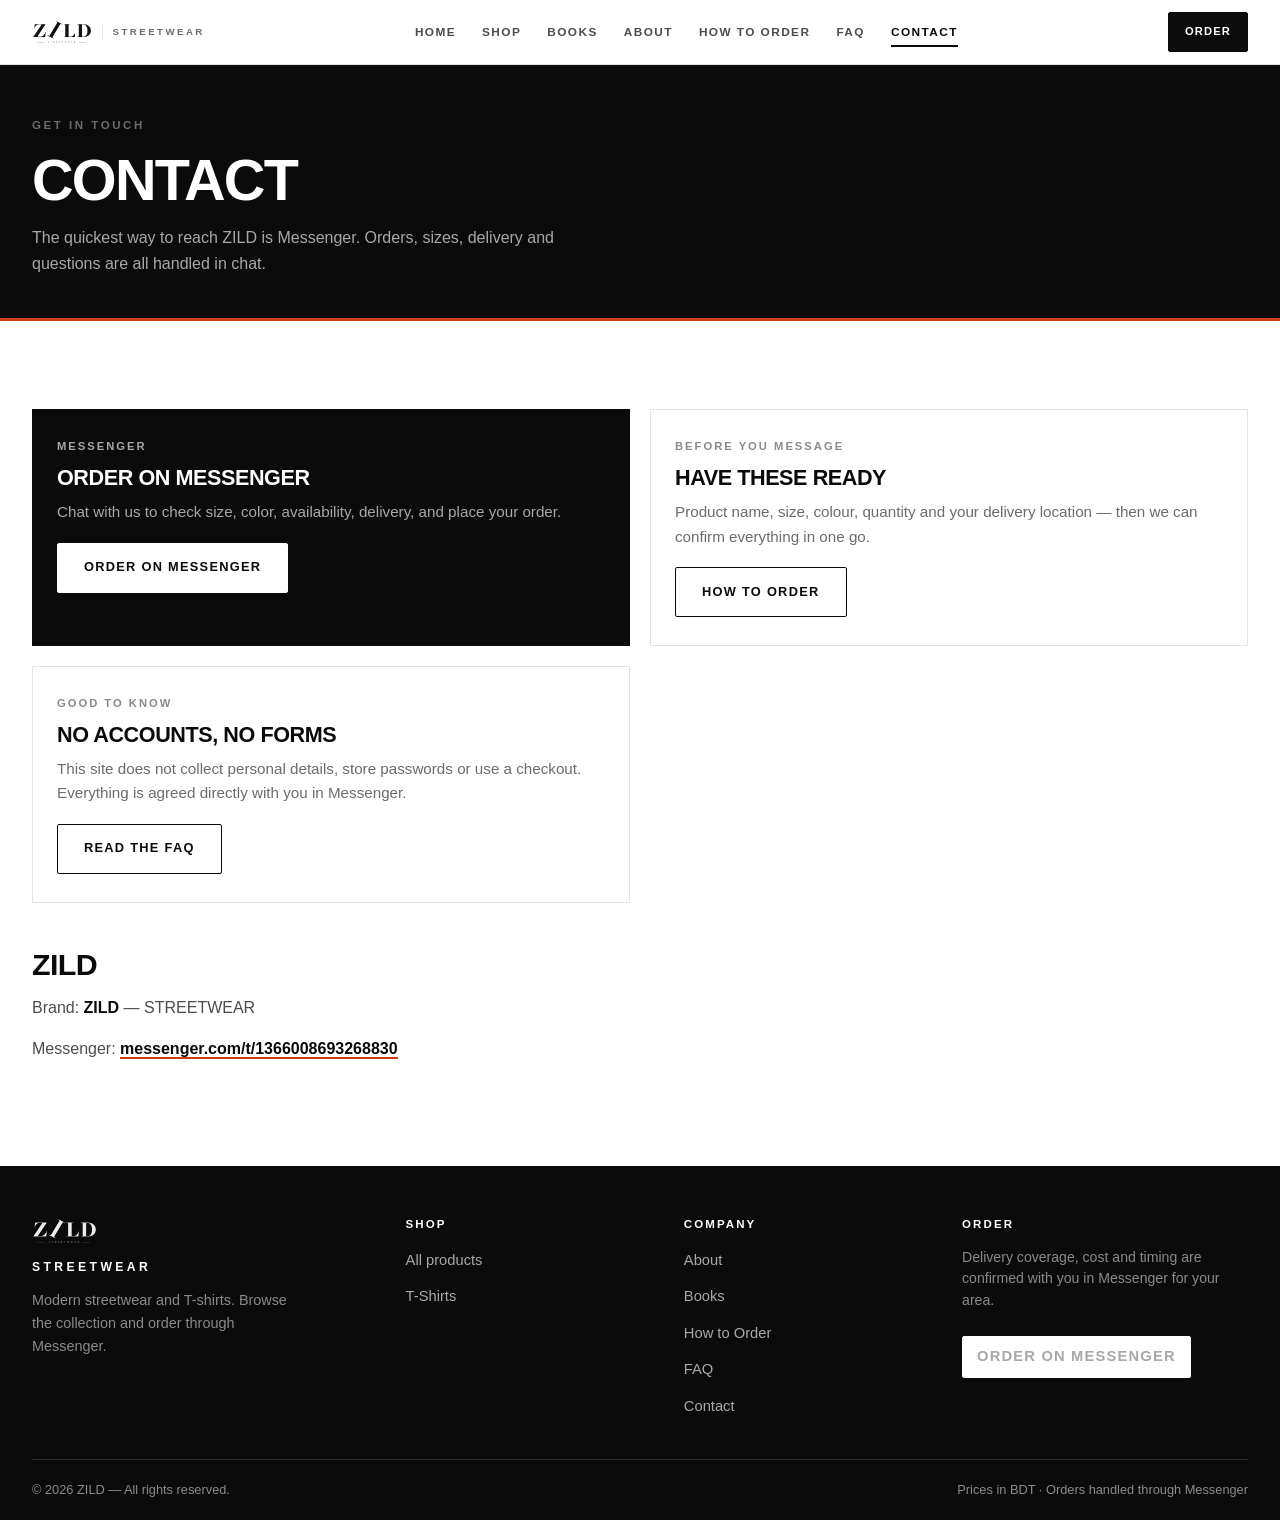
<file: contact.html>
<!DOCTYPE html>
<html lang="en">
<head>
  <meta charset="utf-8">
  <meta name="viewport" content="width=device-width, initial-scale=1">

  <title>Contact — ZILD Streetwear</title>
  <meta name="description" content="Contact ZILD through Messenger or the ZILD Facebook page. Orders and questions are handled in chat.">
  <meta name="theme-color" content="#0b0b0b">

  <!-- SET YOUR DOMAIN (see README → "Set your domain") -->
  <link rel="canonical" href="https://madaclothing.vercel.app/contact.html">
  <meta property="og:site_name" content="ZILD">
  <meta property="og:type" content="website">
  <meta property="og:title" content="Contact — ZILD Streetwear">
  <meta property="og:description" content="Contact ZILD through Messenger or the ZILD Facebook page.">
  <meta property="og:url" content="https://madaclothing.vercel.app/contact.html">
  <meta property="og:image" content="https://madaclothing.vercel.app/assets/social/og-cover.png">
  <meta property="og:image:width" content="1200">
  <meta property="og:image:height" content="630">
  <meta property="og:image:alt" content="ZILD — Streetwear.">
  <meta name="twitter:card" content="summary_large_image">
  <meta name="twitter:title" content="Contact — ZILD Streetwear">
  <meta name="twitter:description" content="Contact ZILD through Messenger or the ZILD Facebook page.">

  <link rel="icon" href="favicon-zild.svg" type="image/svg+xml">
  <link rel="alternate icon" href="favicon-zild.ico" sizes="32x32">
  <link rel="manifest" href="manifest.webmanifest">
  <link rel="stylesheet" href="css/styles.css">

  <script src="js/config.js" defer></script>
  <script src="js/products.js" defer></script>
  <script src="js/app.js" defer></script>
</head>

<body data-page="contact">
  <a class="skip-link" href="#main">Skip to content</a>

  <!-- ============================ HEADER ============================ -->
  <header class="site-header">
    <div class="container header-inner">
      <a class="brand" href="index.html" aria-label="ZILD Streetwear — home">
        <img class="brand__logo" src="assets/logo/zild-logo.png" alt="ZILD Streetwear" width="520" height="128">
        <span class="brand__tagline" data-config="tagline">STREETWEAR</span>
      </a>

      <nav class="nav-desktop" aria-label="Main navigation">
        <a href="index.html" data-nav="home">Home</a>
        <a href="shop.html" data-nav="shop">Shop</a>
        <a href="books.html" data-nav="books">Books</a>
        <a href="about.html" data-nav="about">About</a>
        <a href="how-to-order.html" data-nav="how-to-order">How to Order</a>
        <a href="faq.html" data-nav="faq">FAQ</a>
        <a href="contact.html" data-nav="contact">Contact</a>
      </nav>

      <div class="header-actions">
        <a class="btn btn--dark header-cta" data-messenger href="https://www.messenger.com/t/1366008693268830" target="_blank" rel="noopener noreferrer">Order</a>
        <button class="nav-toggle" id="nav-toggle" type="button" aria-expanded="false" aria-controls="mobile-menu" aria-label="Open menu">
          <span class="nav-toggle__bar" aria-hidden="true"></span>
        </button>
      </div>
    </div>

    <div class="mobile-menu" id="mobile-menu" hidden>
      <nav aria-label="Mobile navigation">
        <a class="mobile-menu__link" href="index.html" data-nav="home">Home</a>
        <a class="mobile-menu__link" href="shop.html" data-nav="shop">Shop</a>
        <a class="mobile-menu__link" href="books.html" data-nav="books">Books</a>
        <a class="mobile-menu__link" href="about.html" data-nav="about">About</a>
        <a class="mobile-menu__link" href="how-to-order.html" data-nav="how-to-order">How to Order</a>
        <a class="mobile-menu__link" href="faq.html" data-nav="faq">FAQ</a>
        <a class="mobile-menu__link" href="contact.html" data-nav="contact">Contact</a>
      </nav>
      <a class="btn btn--dark" data-messenger href="https://www.messenger.com/t/1366008693268830" target="_blank" rel="noopener noreferrer">ORDER ON MESSENGER</a>
    </div>
  </header>

  <main id="main">
    <section class="page-hero">
      <div class="container">
        <p class="eyebrow">Get in touch</p>
        <h1 class="page-hero__title">Contact</h1>
        <p class="page-hero__text">
          The quickest way to reach ZILD is Messenger. Orders, sizes, delivery and
          questions are all handled in chat.
        </p>
      </div>
    </section>

    <section class="section">
      <div class="container">
        <div class="contact-grid">
          <div class="contact-card contact-card--dark">
            <p class="contact-card__label">Messenger</p>
            <h2 class="contact-card__title">Order on Messenger</h2>
            <p class="contact-card__text" data-config="orderHelper">
              Chat with us to check size, color, availability, delivery, and place your
              order.
            </p>
            <a class="btn btn--light" data-messenger href="https://www.messenger.com/t/1366008693268830" target="_blank" rel="noopener noreferrer">ORDER ON MESSENGER</a>
          </div>

          <div class="contact-card" data-facebook-block hidden>
            <p class="contact-card__label">Facebook</p>
            <h2 class="contact-card__title">ZILD on Facebook</h2>
            <p class="contact-card__text">
              Follow the ZILD page for new pieces and updates. Messages sent there reach
              the same team.
            </p>
            <a class="btn btn--ghost" data-facebook href="#">Open Facebook page</a>
          </div>

          <div class="contact-card">
            <p class="contact-card__label">Before you message</p>
            <h2 class="contact-card__title">Have these ready</h2>
            <p class="contact-card__text">
              Product name, size, colour, quantity and your delivery location — then we
              can confirm everything in one go.
            </p>
            <a class="btn btn--ghost" href="how-to-order.html">How to order</a>
          </div>

          <div class="contact-card">
            <p class="contact-card__label">Good to know</p>
            <h2 class="contact-card__title">No accounts, no forms</h2>
            <p class="contact-card__text">
              This site does not collect personal details, store passwords or use a
              checkout. Everything is agreed directly with you in Messenger.
            </p>
            <a class="btn btn--ghost" href="faq.html">Read the FAQ</a>
          </div>
        </div>

        <div class="prose mt-8">
          <h2>ZILD</h2>
          <p>
            Brand: <strong data-config="brandName">ZILD</strong> —
            <span data-config="tagline">STREETWEAR</span>
          </p>
          <p>
            Messenger:
            <a data-messenger href="https://www.messenger.com/t/1366008693268830" target="_blank" rel="noopener noreferrer">messenger.com/t/1366008693268830</a>
          </p>
          <p data-facebook-block hidden>
            Facebook page: <a data-facebook href="#">ZILD on Facebook</a>
          </p>
        </div>
      </div>
    </section>
  </main>

  <!-- ============================ FOOTER ============================ -->
  <footer class="site-footer">
    <div class="container">
      <div class="footer-grid">
        <div class="footer-brand">
          <img class="footer-brand__logo" src="assets/logo/zild-logo.png" alt="ZILD Streetwear" width="520" height="128">
          <p class="footer-brand__tagline" data-config="tagline">STREETWEAR</p>
          <p class="footer-brand__text">Modern streetwear and T-shirts. Browse the collection and order through Messenger.</p>
        </div>

        <div class="footer-col">
          <h2 class="footer-col__title">Shop</h2>
          <ul id="footer-categories">
            <li><a href="shop.html">All products</a></li>
          </ul>
        </div>

        <div class="footer-col">
          <h2 class="footer-col__title">Company</h2>
          <ul>
            <li><a href="about.html">About</a></li>
            <li><a href="books.html">Books</a></li>
            <li><a href="how-to-order.html">How to Order</a></li>
            <li><a href="faq.html">FAQ</a></li>
            <li><a href="contact.html">Contact</a></li>
          </ul>
        </div>

        <div class="footer-col">
          <h2 class="footer-col__title">Order</h2>
          <p class="footer-note" data-config="deliveryInfo">Delivery coverage, cost and timing are confirmed with you in Messenger for your area.</p>
          <p class="mt-6">
            <a class="btn btn--light btn--sm" data-messenger href="https://www.messenger.com/t/1366008693268830" target="_blank" rel="noopener noreferrer">Order on Messenger</a>
          </p>
          <p class="mt-6">
            <a data-facebook hidden>Facebook page</a>
          </p>
        </div>
      </div>

      <div class="footer-bottom">
        <span>© <span data-year>2026</span> <span data-config="brandName">ZILD</span> — All rights reserved.</span>
        <span>Prices in <span data-config="currency">BDT</span> · Orders handled through Messenger</span>
      </div>
    </div>
  </footer>
</body>
</html>
</file>
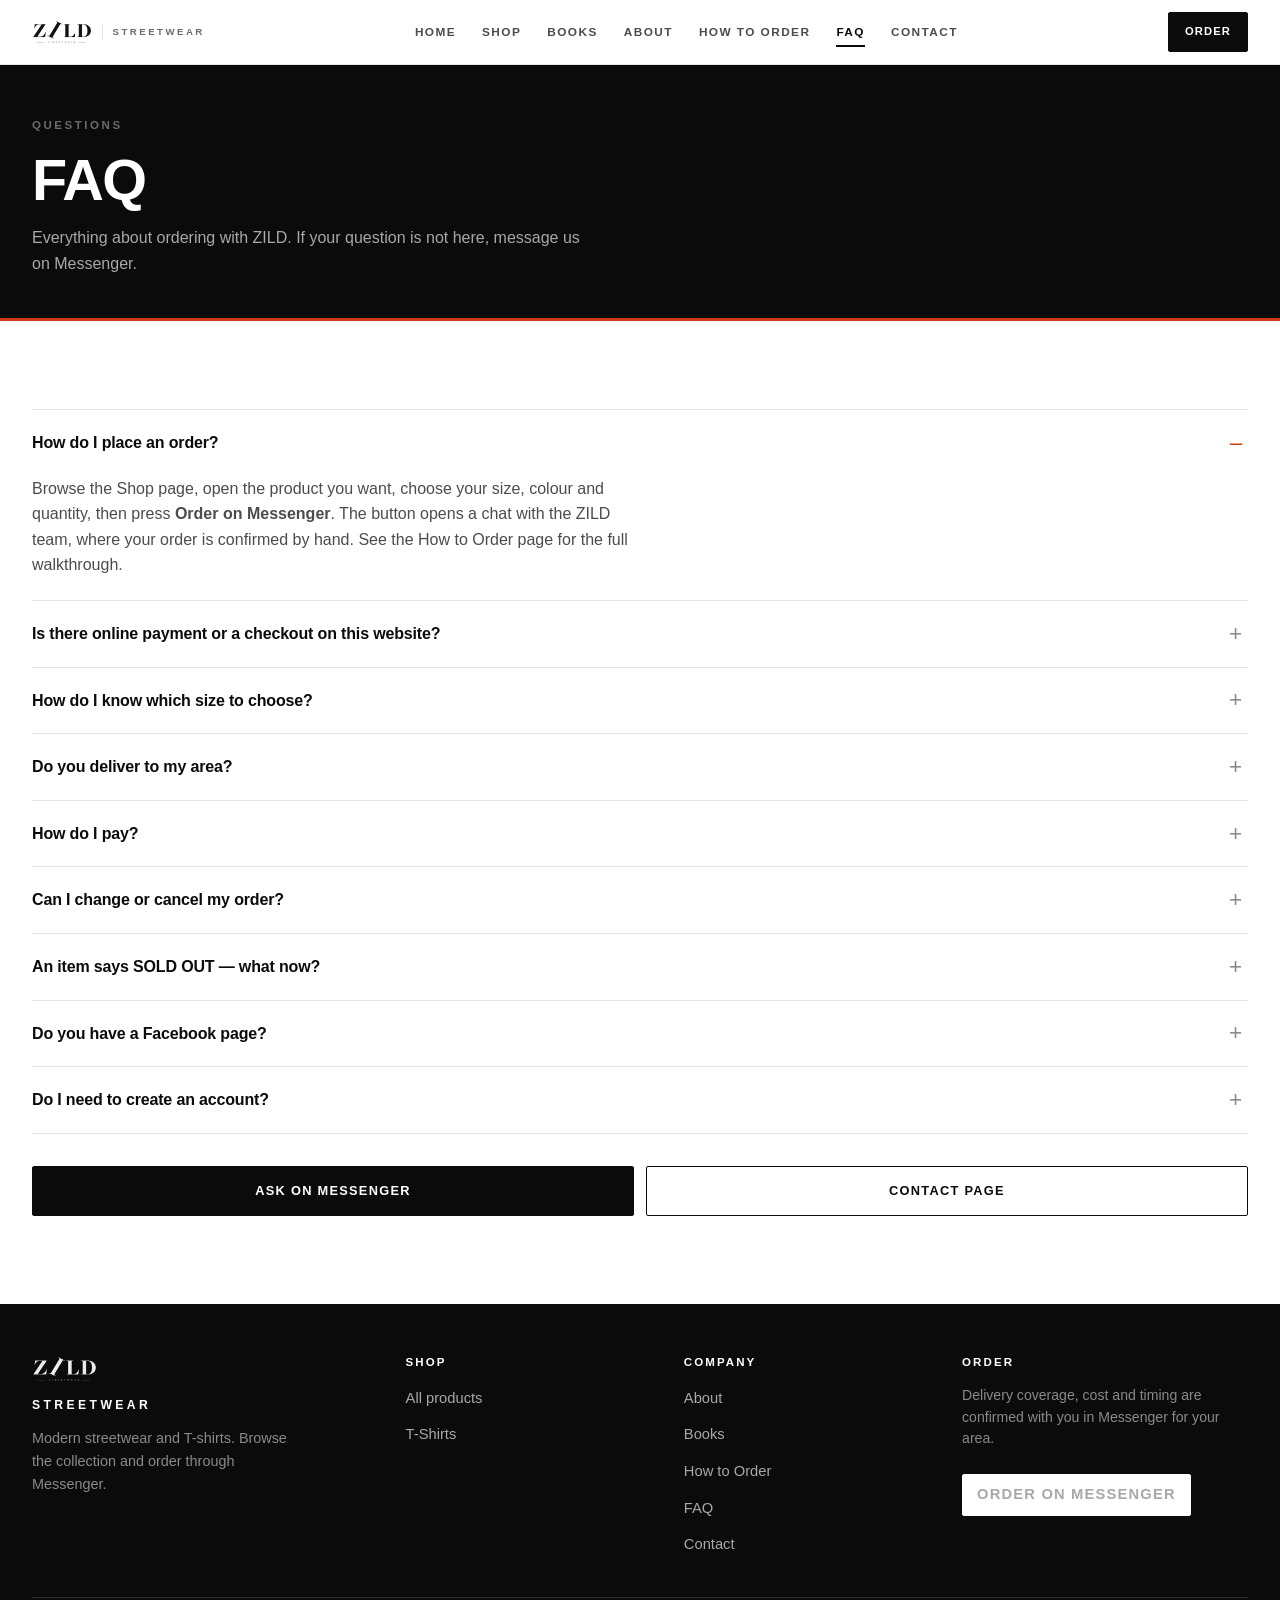
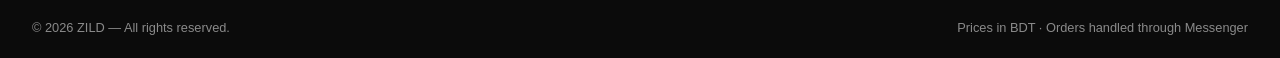
<file: faq.html>
<!DOCTYPE html>
<html lang="en">
<head>
  <meta charset="utf-8">
  <meta name="viewport" content="width=device-width, initial-scale=1">

  <title>FAQ — ZILD Streetwear</title>
  <meta name="description" content="Answers about ZILD ordering, sizes, delivery, payment and Messenger support.">
  <meta name="theme-color" content="#0b0b0b">

  <!-- SET YOUR DOMAIN (see README → "Set your domain") -->
  <link rel="canonical" href="https://madaclothing.vercel.app/faq.html">
  <meta property="og:site_name" content="ZILD">
  <meta property="og:type" content="website">
  <meta property="og:title" content="FAQ — ZILD Streetwear">
  <meta property="og:description" content="Answers about ZILD ordering, sizes, delivery, payment and Messenger support.">
  <meta property="og:url" content="https://madaclothing.vercel.app/faq.html">
  <meta property="og:image" content="https://madaclothing.vercel.app/assets/social/og-cover.png">
  <meta property="og:image:width" content="1200">
  <meta property="og:image:height" content="630">
  <meta property="og:image:alt" content="ZILD — Streetwear.">
  <meta name="twitter:card" content="summary_large_image">
  <meta name="twitter:title" content="FAQ — ZILD Streetwear">
  <meta name="twitter:description" content="Answers about ZILD ordering, sizes, delivery, payment and Messenger support.">

  <link rel="icon" href="favicon-zild.svg" type="image/svg+xml">
  <link rel="alternate icon" href="favicon-zild.ico" sizes="32x32">
  <link rel="manifest" href="manifest.webmanifest">
  <link rel="stylesheet" href="css/styles.css">

  <script src="js/config.js" defer></script>
  <script src="js/products.js" defer></script>
  <script src="js/app.js" defer></script>
</head>

<body data-page="faq">
  <a class="skip-link" href="#main">Skip to content</a>

  <!-- ============================ HEADER ============================ -->
  <header class="site-header">
    <div class="container header-inner">
      <a class="brand" href="index.html" aria-label="ZILD Streetwear — home">
        <img class="brand__logo" src="assets/logo/zild-logo.png" alt="ZILD Streetwear" width="520" height="128">
        <span class="brand__tagline" data-config="tagline">STREETWEAR</span>
      </a>

      <nav class="nav-desktop" aria-label="Main navigation">
        <a href="index.html" data-nav="home">Home</a>
        <a href="shop.html" data-nav="shop">Shop</a>
        <a href="books.html" data-nav="books">Books</a>
        <a href="about.html" data-nav="about">About</a>
        <a href="how-to-order.html" data-nav="how-to-order">How to Order</a>
        <a href="faq.html" data-nav="faq">FAQ</a>
        <a href="contact.html" data-nav="contact">Contact</a>
      </nav>

      <div class="header-actions">
        <a class="btn btn--dark header-cta" data-messenger href="https://www.messenger.com/t/1366008693268830" target="_blank" rel="noopener noreferrer">Order</a>
        <button class="nav-toggle" id="nav-toggle" type="button" aria-expanded="false" aria-controls="mobile-menu" aria-label="Open menu">
          <span class="nav-toggle__bar" aria-hidden="true"></span>
        </button>
      </div>
    </div>

    <div class="mobile-menu" id="mobile-menu" hidden>
      <nav aria-label="Mobile navigation">
        <a class="mobile-menu__link" href="index.html" data-nav="home">Home</a>
        <a class="mobile-menu__link" href="shop.html" data-nav="shop">Shop</a>
        <a class="mobile-menu__link" href="books.html" data-nav="books">Books</a>
        <a class="mobile-menu__link" href="about.html" data-nav="about">About</a>
        <a class="mobile-menu__link" href="how-to-order.html" data-nav="how-to-order">How to Order</a>
        <a class="mobile-menu__link" href="faq.html" data-nav="faq">FAQ</a>
        <a class="mobile-menu__link" href="contact.html" data-nav="contact">Contact</a>
      </nav>
      <a class="btn btn--dark" data-messenger href="https://www.messenger.com/t/1366008693268830" target="_blank" rel="noopener noreferrer">ORDER ON MESSENGER</a>
    </div>
  </header>

  <main id="main">
    <section class="page-hero">
      <div class="container">
        <p class="eyebrow">Questions</p>
        <h1 class="page-hero__title">FAQ</h1>
        <p class="page-hero__text">
          Everything about ordering with ZILD. If your question is not here, message us
          on Messenger.
        </p>
      </div>
    </section>

    <section class="section">
      <div class="container">
        <div class="faq-list">
          <details class="faq-item" open>
            <summary>How do I place an order?</summary>
            <p>
              Browse the Shop page, open the product you want, choose your size, colour
              and quantity, then press <strong>Order on Messenger</strong>. The button
              opens a chat with the ZILD team, where your order is confirmed by hand.
              See the <a href="how-to-order.html">How to Order</a> page for the full
              walkthrough.
            </p>
          </details>

          <details class="faq-item">
            <summary>Is there online payment or a checkout on this website?</summary>
            <p>
              No. This website is a catalogue. There is no checkout, no cart and no
              payment gateway here — orders and payment are arranged directly in your
              Messenger conversation with the ZILD team.
            </p>
          </details>

          <details class="faq-item">
            <summary>How do I know which size to choose?</summary>
            <p>
              Every product page lists the available sizes plus the fit and material
              details. If you are unsure, send us your usual size in Messenger and we
              will help you pick.
            </p>
          </details>

          <details class="faq-item">
            <summary>Do you deliver to my area?</summary>
            <p data-config="deliveryInfo">
              Delivery coverage, cost and timing are confirmed with you in Messenger for
              your area.
            </p>
          </details>

          <details class="faq-item">
            <summary>How do I pay?</summary>
            <p data-config="paymentInfo">
              There is no online payment on this website. Payment is arranged directly in
              your Messenger conversation with the ZILD team.
            </p>
          </details>

          <details class="faq-item">
            <summary>Can I change or cancel my order?</summary>
            <p data-config="returnPolicy">
              Need to change something about your order? Message us in Messenger and we
              will go through the options with you.
            </p>
          </details>

          <details class="faq-item">
            <summary>An item says SOLD OUT — what now?</summary>
            <p>
              Products marked <strong>SOLD OUT</strong> are currently unavailable, and
              their order button is disabled. Check the
              <a href="shop.html">Shop page</a> for the rest of the collection, or
              message us on Messenger to ask about it.
            </p>
          </details>

          <details class="faq-item">
            <summary>Do you have a Facebook page?</summary>
            <p>
              ZILD is promoted through its Facebook page, and Messenger is the fastest
              way to reach us.
              <span data-facebook-block hidden>
                You can find us here:
                <a data-facebook href="#">ZILD on Facebook</a>.
              </span>
            </p>
          </details>

          <details class="faq-item">
            <summary>Do I need to create an account?</summary>
            <p>
              No. There are no customer accounts on this site — you never need to
              register or log in to browse or order.
            </p>
          </details>
        </div>

        <div class="btn-row mt-8">
          <a class="btn btn--dark" data-messenger href="https://www.messenger.com/t/1366008693268830" target="_blank" rel="noopener noreferrer">ASK ON MESSENGER</a>
          <a class="btn btn--ghost" href="contact.html">Contact page</a>
        </div>
      </div>
    </section>
  </main>

  <!-- ============================ FOOTER ============================ -->
  <footer class="site-footer">
    <div class="container">
      <div class="footer-grid">
        <div class="footer-brand">
          <img class="footer-brand__logo" src="assets/logo/zild-logo.png" alt="ZILD Streetwear" width="520" height="128">
          <p class="footer-brand__tagline" data-config="tagline">STREETWEAR</p>
          <p class="footer-brand__text">Modern streetwear and T-shirts. Browse the collection and order through Messenger.</p>
        </div>

        <div class="footer-col">
          <h2 class="footer-col__title">Shop</h2>
          <ul id="footer-categories">
            <li><a href="shop.html">All products</a></li>
          </ul>
        </div>

        <div class="footer-col">
          <h2 class="footer-col__title">Company</h2>
          <ul>
            <li><a href="about.html">About</a></li>
            <li><a href="books.html">Books</a></li>
            <li><a href="how-to-order.html">How to Order</a></li>
            <li><a href="faq.html">FAQ</a></li>
            <li><a href="contact.html">Contact</a></li>
          </ul>
        </div>

        <div class="footer-col">
          <h2 class="footer-col__title">Order</h2>
          <p class="footer-note" data-config="deliveryInfo">Delivery coverage, cost and timing are confirmed with you in Messenger for your area.</p>
          <p class="mt-6">
            <a class="btn btn--light btn--sm" data-messenger href="https://www.messenger.com/t/1366008693268830" target="_blank" rel="noopener noreferrer">Order on Messenger</a>
          </p>
          <p class="mt-6">
            <a data-facebook hidden>Facebook page</a>
          </p>
        </div>
      </div>

      <div class="footer-bottom">
        <span>© <span data-year>2026</span> <span data-config="brandName">ZILD</span> — All rights reserved.</span>
        <span>Prices in <span data-config="currency">BDT</span> · Orders handled through Messenger</span>
      </div>
    </div>
  </footer>
</body>
</html>
</file>
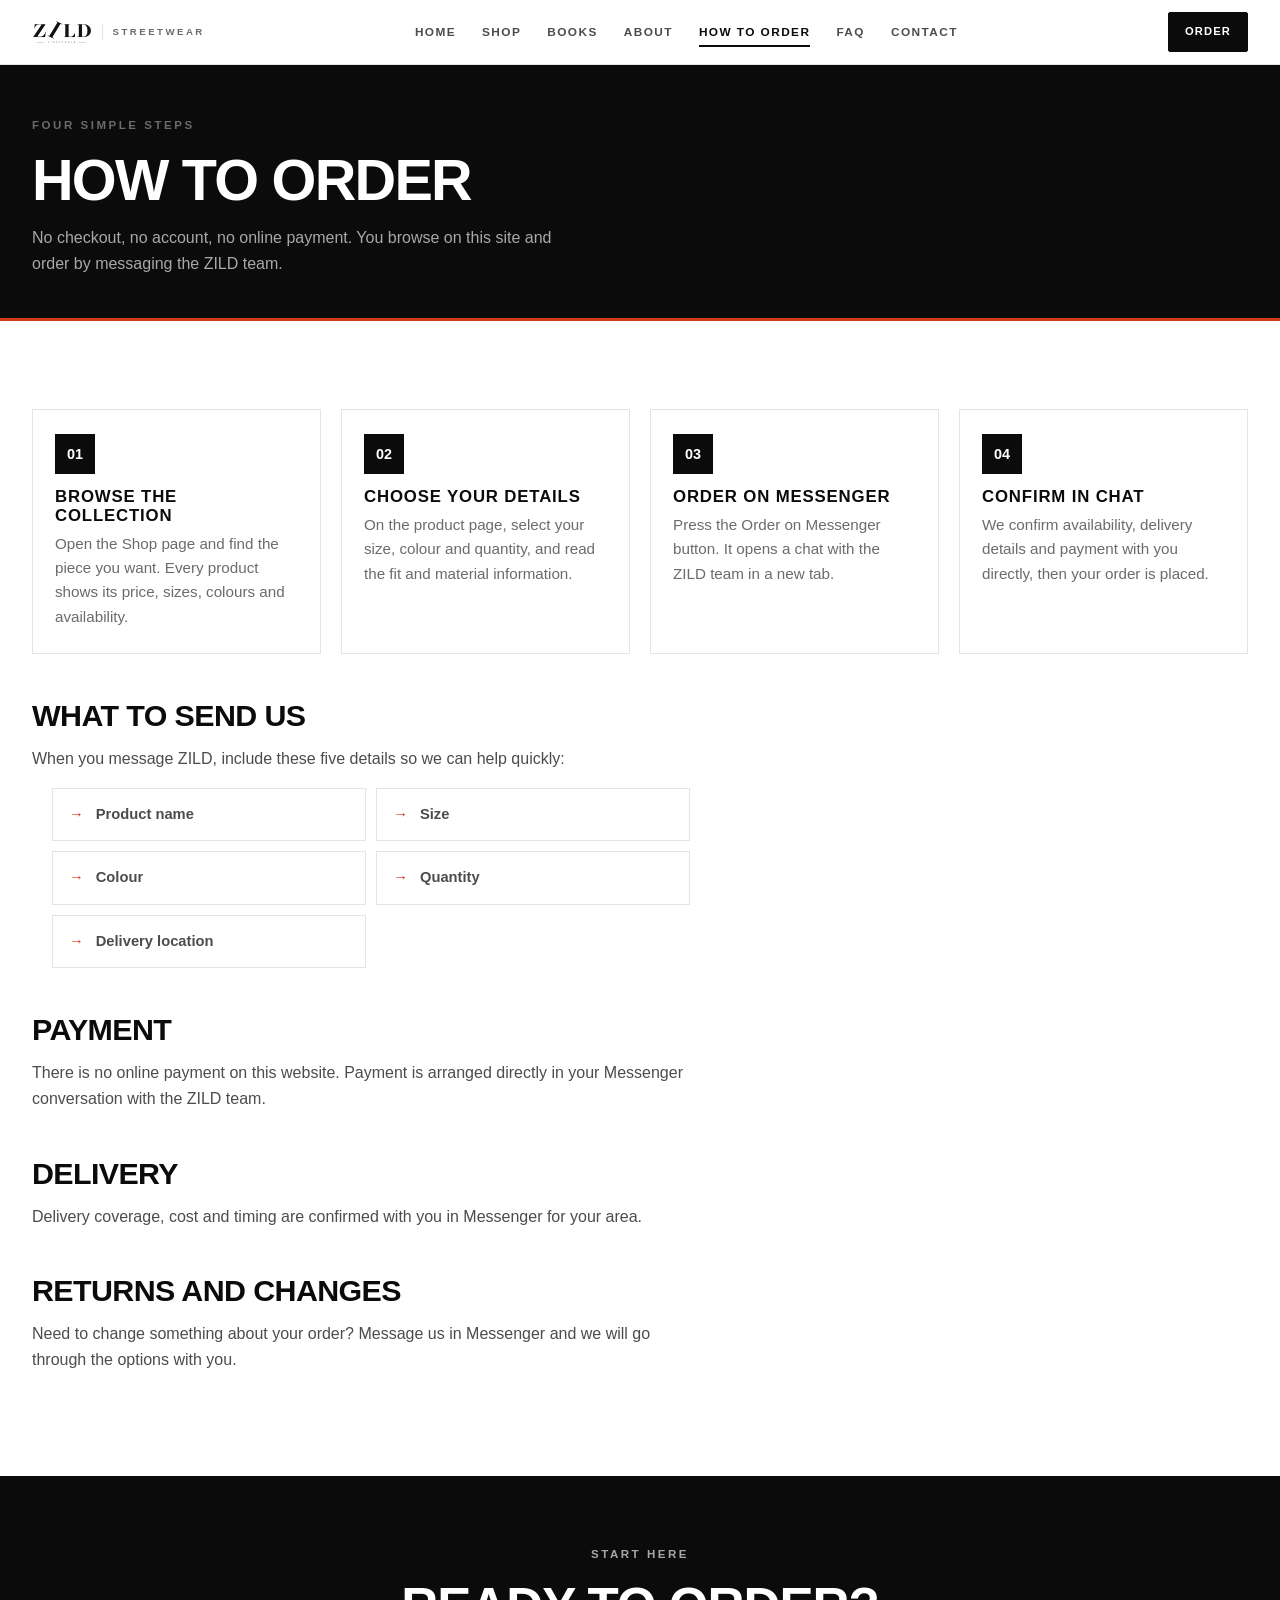
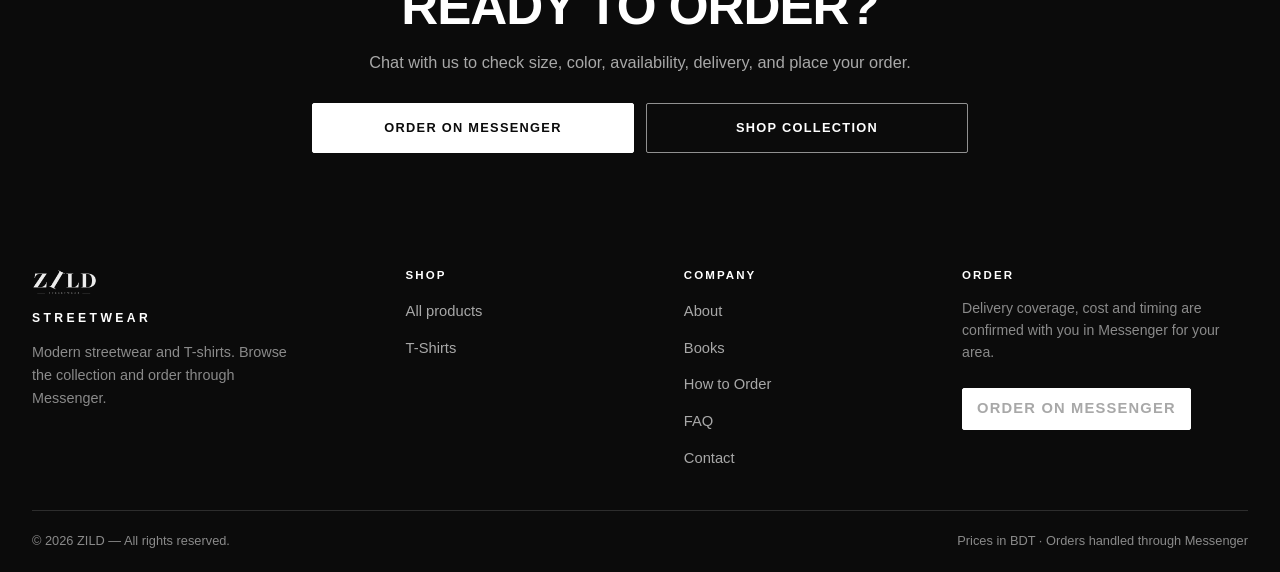
<file: how-to-order.html>
<!DOCTYPE html>
<html lang="en">
<head>
  <meta charset="utf-8">
  <meta name="viewport" content="width=device-width, initial-scale=1">

  <title>How to Order — ZILD Streetwear</title>
  <meta name="description" content="How to order from ZILD: browse the collection, choose your size and colour, then order through Messenger.">
  <meta name="theme-color" content="#0b0b0b">

  <!-- SET YOUR DOMAIN (see README → "Set your domain") -->
  <link rel="canonical" href="https://madaclothing.vercel.app/how-to-order.html">
  <meta property="og:site_name" content="ZILD">
  <meta property="og:type" content="website">
  <meta property="og:title" content="How to Order — ZILD Streetwear">
  <meta property="og:description" content="Browse the collection, choose your size and colour, then order through Messenger.">
  <meta property="og:url" content="https://madaclothing.vercel.app/how-to-order.html">
  <meta property="og:image" content="https://madaclothing.vercel.app/assets/social/og-cover.png">
  <meta property="og:image:width" content="1200">
  <meta property="og:image:height" content="630">
  <meta property="og:image:alt" content="ZILD — Streetwear.">
  <meta name="twitter:card" content="summary_large_image">
  <meta name="twitter:title" content="How to Order — ZILD Streetwear">
  <meta name="twitter:description" content="Browse the collection, choose your size and colour, then order through Messenger.">

  <link rel="icon" href="favicon-zild.svg" type="image/svg+xml">
  <link rel="alternate icon" href="favicon-zild.ico" sizes="32x32">
  <link rel="manifest" href="manifest.webmanifest">
  <link rel="stylesheet" href="css/styles.css">

  <script src="js/config.js" defer></script>
  <script src="js/products.js" defer></script>
  <script src="js/app.js" defer></script>
</head>

<body data-page="how-to-order">
  <a class="skip-link" href="#main">Skip to content</a>

  <!-- ============================ HEADER ============================ -->
  <header class="site-header">
    <div class="container header-inner">
      <a class="brand" href="index.html" aria-label="ZILD Streetwear — home">
        <img class="brand__logo" src="assets/logo/zild-logo.png" alt="ZILD Streetwear" width="520" height="128">
        <span class="brand__tagline" data-config="tagline">STREETWEAR</span>
      </a>

      <nav class="nav-desktop" aria-label="Main navigation">
        <a href="index.html" data-nav="home">Home</a>
        <a href="shop.html" data-nav="shop">Shop</a>
        <a href="books.html" data-nav="books">Books</a>
        <a href="about.html" data-nav="about">About</a>
        <a href="how-to-order.html" data-nav="how-to-order">How to Order</a>
        <a href="faq.html" data-nav="faq">FAQ</a>
        <a href="contact.html" data-nav="contact">Contact</a>
      </nav>

      <div class="header-actions">
        <a class="btn btn--dark header-cta" data-messenger href="https://www.messenger.com/t/1366008693268830" target="_blank" rel="noopener noreferrer">Order</a>
        <button class="nav-toggle" id="nav-toggle" type="button" aria-expanded="false" aria-controls="mobile-menu" aria-label="Open menu">
          <span class="nav-toggle__bar" aria-hidden="true"></span>
        </button>
      </div>
    </div>

    <div class="mobile-menu" id="mobile-menu" hidden>
      <nav aria-label="Mobile navigation">
        <a class="mobile-menu__link" href="index.html" data-nav="home">Home</a>
        <a class="mobile-menu__link" href="shop.html" data-nav="shop">Shop</a>
        <a class="mobile-menu__link" href="books.html" data-nav="books">Books</a>
        <a class="mobile-menu__link" href="about.html" data-nav="about">About</a>
        <a class="mobile-menu__link" href="how-to-order.html" data-nav="how-to-order">How to Order</a>
        <a class="mobile-menu__link" href="faq.html" data-nav="faq">FAQ</a>
        <a class="mobile-menu__link" href="contact.html" data-nav="contact">Contact</a>
      </nav>
      <a class="btn btn--dark" data-messenger href="https://www.messenger.com/t/1366008693268830" target="_blank" rel="noopener noreferrer">ORDER ON MESSENGER</a>
    </div>
  </header>

  <main id="main">
    <section class="page-hero">
      <div class="container">
        <p class="eyebrow">Four simple steps</p>
        <h1 class="page-hero__title">How to Order</h1>
        <p class="page-hero__text">
          No checkout, no account, no online payment. You browse on this site and order
          by messaging the ZILD team.
        </p>
      </div>
    </section>

    <section class="section">
      <div class="container">
        <div class="order-steps">
          <div class="order-step">
            <span class="order-step__num" aria-hidden="true">01</span>
            <h2 class="order-step__title">Browse the collection</h2>
            <p class="order-step__text">Open the Shop page and find the piece you want. Every product shows its price, sizes, colours and availability.</p>
          </div>
          <div class="order-step">
            <span class="order-step__num" aria-hidden="true">02</span>
            <h2 class="order-step__title">Choose your details</h2>
            <p class="order-step__text">On the product page, select your size, colour and quantity, and read the fit and material information.</p>
          </div>
          <div class="order-step">
            <span class="order-step__num" aria-hidden="true">03</span>
            <h2 class="order-step__title">Order on Messenger</h2>
            <p class="order-step__text">Press the Order on Messenger button. It opens a chat with the ZILD team in a new tab.</p>
          </div>
          <div class="order-step">
            <span class="order-step__num" aria-hidden="true">04</span>
            <h2 class="order-step__title">Confirm in chat</h2>
            <p class="order-step__text">We confirm availability, delivery details and payment with you directly, then your order is placed.</p>
          </div>
        </div>

        <div class="prose mt-8">
          <h2>What to send us</h2>
          <p>When you message ZILD, include these five details so we can help quickly:</p>
          <ul class="send-list">
            <li>Product name</li>
            <li>Size</li>
            <li>Colour</li>
            <li>Quantity</li>
            <li>Delivery location</li>
          </ul>

          <h2>Payment</h2>
          <p data-config="paymentInfo">
            There is no online payment on this website. Payment is arranged directly in
            your Messenger conversation with the ZILD team.
          </p>

          <h2>Delivery</h2>
          <p data-config="deliveryInfo">
            Delivery coverage, cost and timing are confirmed with you in Messenger for
            your area.
          </p>

          <h2>Returns and changes</h2>
          <p data-config="returnPolicy">
            Need to change something about your order? Message us in Messenger and we
            will go through the options with you.
          </p>
        </div>
      </div>
    </section>

    <section class="band" aria-labelledby="band-title">
      <div class="container band__inner">
        <p class="eyebrow">Start here</p>
        <h2 class="band__title" id="band-title">Ready to order?</h2>
        <p class="band__text" data-config="orderHelper">
          Chat with us to check size, color, availability, delivery, and place your order.
        </p>
        <div class="btn-row">
          <a class="btn btn--light" data-messenger href="https://www.messenger.com/t/1366008693268830" target="_blank" rel="noopener noreferrer">ORDER ON MESSENGER</a>
          <a class="btn btn--ghost-light" href="shop.html">Shop collection</a>
        </div>
      </div>
    </section>
  </main>

  <!-- ============================ FOOTER ============================ -->
  <footer class="site-footer">
    <div class="container">
      <div class="footer-grid">
        <div class="footer-brand">
          <img class="footer-brand__logo" src="assets/logo/zild-logo.png" alt="ZILD Streetwear" width="520" height="128">
          <p class="footer-brand__tagline" data-config="tagline">STREETWEAR</p>
          <p class="footer-brand__text">Modern streetwear and T-shirts. Browse the collection and order through Messenger.</p>
        </div>

        <div class="footer-col">
          <h2 class="footer-col__title">Shop</h2>
          <ul id="footer-categories">
            <li><a href="shop.html">All products</a></li>
          </ul>
        </div>

        <div class="footer-col">
          <h2 class="footer-col__title">Company</h2>
          <ul>
            <li><a href="about.html">About</a></li>
            <li><a href="books.html">Books</a></li>
            <li><a href="how-to-order.html">How to Order</a></li>
            <li><a href="faq.html">FAQ</a></li>
            <li><a href="contact.html">Contact</a></li>
          </ul>
        </div>

        <div class="footer-col">
          <h2 class="footer-col__title">Order</h2>
          <p class="footer-note" data-config="deliveryInfo">Delivery coverage, cost and timing are confirmed with you in Messenger for your area.</p>
          <p class="mt-6">
            <a class="btn btn--light btn--sm" data-messenger href="https://www.messenger.com/t/1366008693268830" target="_blank" rel="noopener noreferrer">Order on Messenger</a>
          </p>
          <p class="mt-6">
            <a data-facebook hidden>Facebook page</a>
          </p>
        </div>
      </div>

      <div class="footer-bottom">
        <span>© <span data-year>2026</span> <span data-config="brandName">ZILD</span> — All rights reserved.</span>
        <span>Prices in <span data-config="currency">BDT</span> · Orders handled through Messenger</span>
      </div>
    </div>
  </footer>
</body>
</html>
</file>
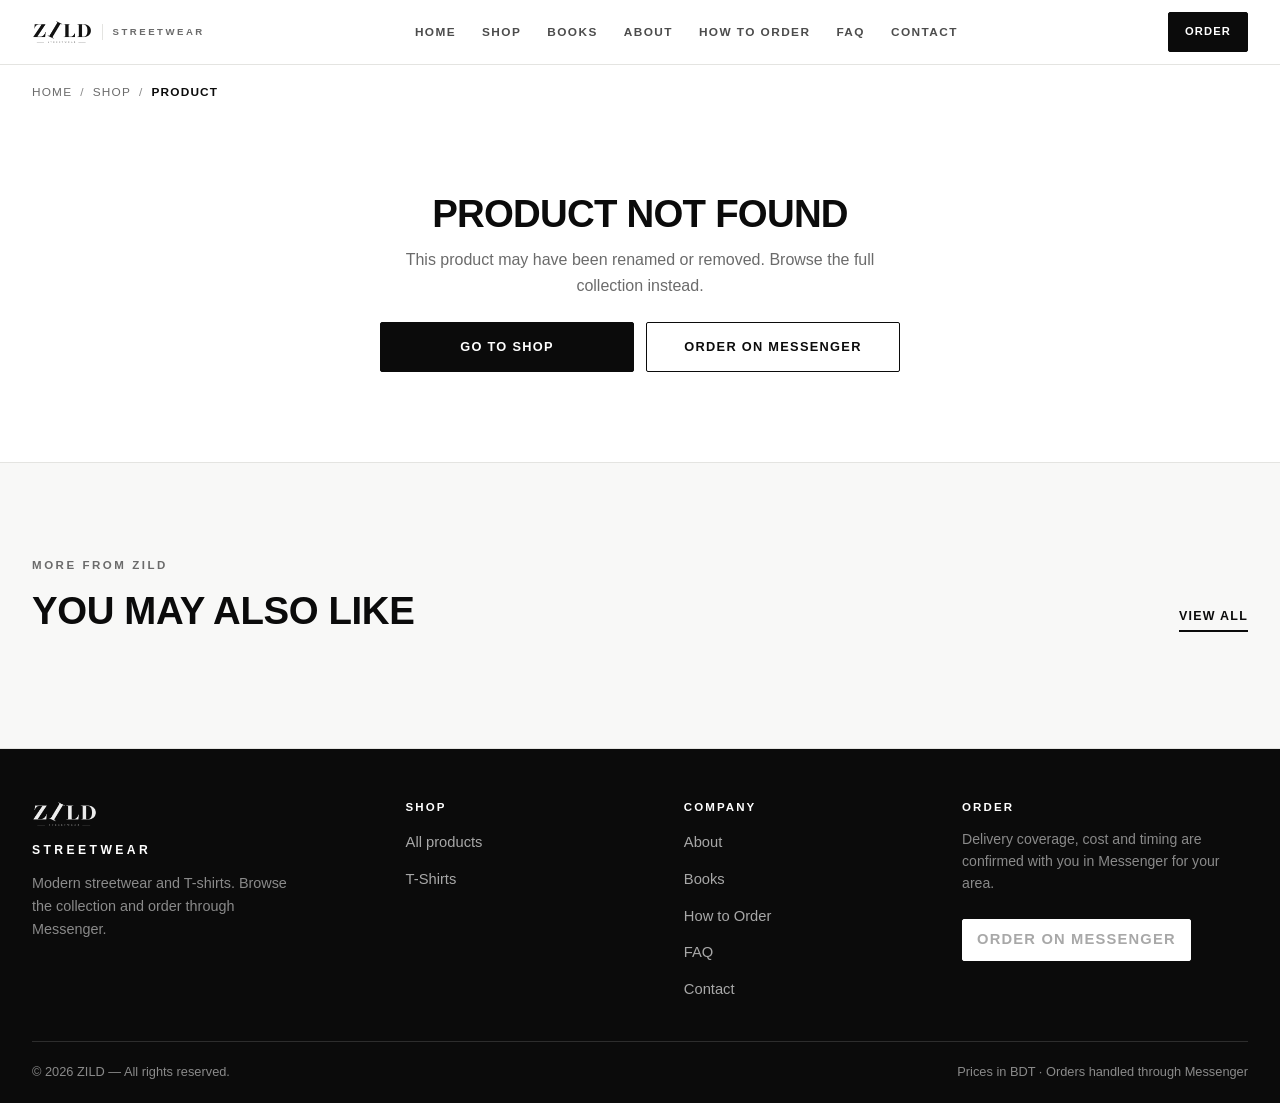
<file: product.html>
<!DOCTYPE html>
<html lang="en">
<head>
  <meta charset="utf-8">
  <meta name="viewport" content="width=device-width, initial-scale=1">

  <title>Product — ZILD Streetwear</title>
  <meta name="description" content="Product details from ZILD — sizes, colours, description and ordering through Messenger.">
  <meta name="theme-color" content="#0b0b0b">

  <!-- SET YOUR DOMAIN (see README → "Set your domain") -->
  <link rel="canonical" href="https://madaclothing.vercel.app/product.html">
  <meta property="og:site_name" content="ZILD">
  <meta property="og:type" content="product">
  <meta property="og:title" content="Product — ZILD Streetwear">
  <meta property="og:description" content="Product details from ZILD — sizes, colours, description and ordering through Messenger.">
  <meta property="og:url" content="https://madaclothing.vercel.app/product.html">
  <meta property="og:image" content="https://madaclothing.vercel.app/assets/social/og-cover.png">
  <meta property="og:image:width" content="1200">
  <meta property="og:image:height" content="630">
  <meta property="og:image:alt" content="ZILD — Streetwear.">
  <meta name="twitter:card" content="summary_large_image">
  <meta name="twitter:title" content="Product — ZILD Streetwear">
  <meta name="twitter:description" content="Product details from ZILD — order through Messenger.">

  <link rel="icon" href="favicon-zild.svg" type="image/svg+xml">
  <link rel="alternate icon" href="favicon-zild.ico" sizes="32x32">
  <link rel="manifest" href="manifest.webmanifest">
  <link rel="stylesheet" href="css/styles.css">

  <script src="js/config.js" defer></script>
  <script src="js/products.js" defer></script>
  <script src="js/app.js" defer></script>
  <script src="js/product-page.js" defer></script>
</head>

<body data-page="product">
  <a class="skip-link" href="#main">Skip to content</a>

  <!-- ============================ HEADER ============================ -->
  <header class="site-header">
    <div class="container header-inner">
      <a class="brand" href="index.html" aria-label="ZILD Streetwear — home">
        <img class="brand__logo" src="assets/logo/zild-logo.png" alt="ZILD Streetwear" width="520" height="128">
        <span class="brand__tagline" data-config="tagline">STREETWEAR</span>
      </a>

      <nav class="nav-desktop" aria-label="Main navigation">
        <a href="index.html" data-nav="home">Home</a>
        <a href="shop.html" data-nav="shop">Shop</a>
        <a href="books.html" data-nav="books">Books</a>
        <a href="about.html" data-nav="about">About</a>
        <a href="how-to-order.html" data-nav="how-to-order">How to Order</a>
        <a href="faq.html" data-nav="faq">FAQ</a>
        <a href="contact.html" data-nav="contact">Contact</a>
      </nav>

      <div class="header-actions">
        <a class="btn btn--dark header-cta" data-messenger href="https://www.messenger.com/t/1366008693268830" target="_blank" rel="noopener noreferrer">Order</a>
        <button class="nav-toggle" id="nav-toggle" type="button" aria-expanded="false" aria-controls="mobile-menu" aria-label="Open menu">
          <span class="nav-toggle__bar" aria-hidden="true"></span>
        </button>
      </div>
    </div>

    <div class="mobile-menu" id="mobile-menu" hidden>
      <nav aria-label="Mobile navigation">
        <a class="mobile-menu__link" href="index.html" data-nav="home">Home</a>
        <a class="mobile-menu__link" href="shop.html" data-nav="shop">Shop</a>
        <a class="mobile-menu__link" href="books.html" data-nav="books">Books</a>
        <a class="mobile-menu__link" href="about.html" data-nav="about">About</a>
        <a class="mobile-menu__link" href="how-to-order.html" data-nav="how-to-order">How to Order</a>
        <a class="mobile-menu__link" href="faq.html" data-nav="faq">FAQ</a>
        <a class="mobile-menu__link" href="contact.html" data-nav="contact">Contact</a>
      </nav>
      <a class="btn btn--dark" data-messenger href="https://www.messenger.com/t/1366008693268830" target="_blank" rel="noopener noreferrer">ORDER ON MESSENGER</a>
    </div>
  </header>

  <main id="main">
    <div class="container">
      <nav class="breadcrumb" aria-label="Breadcrumb">
        <a href="index.html">Home</a>
        <span aria-hidden="true">/</span>
        <a href="shop.html">Shop</a>
        <span aria-hidden="true">/</span>
        <span id="bc-current" aria-current="page">Product</span>
      </nav>

      <!-- Shown when the product id does not exist in js/products.js -->
      <div class="missing" id="product-missing" hidden>
        <h1>Product not found</h1>
        <p>This product may have been renamed or removed. Browse the full collection instead.</p>
        <div class="btn-row">
          <a class="btn btn--dark" href="shop.html">Go to shop</a>
          <a class="btn btn--ghost" data-messenger href="https://www.messenger.com/t/1366008693268830" target="_blank" rel="noopener noreferrer">Order on Messenger</a>
        </div>
      </div>

      <article class="product" id="product-root">
        <div class="product__media">
          <div class="product__main">
            <img id="product-main-img" src="[data-uri]" alt="" width="1200" height="1500" decoding="async">
          </div>
          <div class="product__thumbs" id="product-thumbs" role="group" aria-label="Product images"></div>
        </div>

        <div class="product__info">
          <div class="product__badge" id="product-badge"></div>
          <p class="product__cat" id="product-category"></p>
          <h1 class="product__title" id="product-name">Product</h1>
          <p class="product__price" id="product-price"></p>
          <p class="product__short" id="product-short"></p>
          <p id="product-status"></p>

          <div class="option" data-option>
            <p class="option__label" id="size-label">Size</p>
            <div class="option__list" id="product-sizes" role="radiogroup" aria-labelledby="size-label"></div>
          </div>

          <div class="option" data-option>
            <p class="option__label" id="color-label">Colour</p>
            <div class="option__list" id="product-colors" role="radiogroup" aria-labelledby="color-label"></div>
          </div>

          <div class="qty-wrap" data-option>
            <p class="option__label" id="qty-label">Quantity</p>
            <div class="qty">
              <button class="qty__btn" type="button" data-qty="-1" aria-label="Decrease quantity">&minus;</button>
              <label class="visually-hidden" for="qty-input">Quantity</label>
              <input class="qty__input" id="qty-input" type="number" min="1" max="20" value="1" inputmode="numeric">
              <button class="qty__btn" type="button" data-qty="1" aria-label="Increase quantity">&plus;</button>
            </div>
          </div>

          <div class="order-box">
            <div id="product-order"></div>
            <p class="selection-summary" id="selection-summary" hidden></p>
          </div>

          <p class="product__description" id="product-description"></p>

          <dl class="details" id="product-details"></dl>
        </div>
      </article>
    </div>

    <section class="section section--muted" data-section aria-labelledby="related-title">
      <div class="container">
        <div class="section-head">
          <div>
            <p class="eyebrow">More from ZILD</p>
            <h2 class="section-head__title" id="related-title">You may also like</h2>
          </div>
          <a class="section-head__link" href="shop.html">View all</a>
        </div>
        <div class="grid-products" id="related-grid"></div>
      </div>
    </section>
  </main>

  <!-- ============================ FOOTER ============================ -->
  <footer class="site-footer">
    <div class="container">
      <div class="footer-grid">
        <div class="footer-brand">
          <img class="footer-brand__logo" src="assets/logo/zild-logo.png" alt="ZILD Streetwear" width="520" height="128">
          <p class="footer-brand__tagline" data-config="tagline">STREETWEAR</p>
          <p class="footer-brand__text">Modern streetwear and T-shirts. Browse the collection and order through Messenger.</p>
        </div>

        <div class="footer-col">
          <h2 class="footer-col__title">Shop</h2>
          <ul id="footer-categories">
            <li><a href="shop.html">All products</a></li>
          </ul>
        </div>

        <div class="footer-col">
          <h2 class="footer-col__title">Company</h2>
          <ul>
            <li><a href="about.html">About</a></li>
            <li><a href="books.html">Books</a></li>
            <li><a href="how-to-order.html">How to Order</a></li>
            <li><a href="faq.html">FAQ</a></li>
            <li><a href="contact.html">Contact</a></li>
          </ul>
        </div>

        <div class="footer-col">
          <h2 class="footer-col__title">Order</h2>
          <p class="footer-note" data-config="deliveryInfo">Delivery coverage, cost and timing are confirmed with you in Messenger for your area.</p>
          <p class="mt-6">
            <a class="btn btn--light btn--sm" data-messenger href="https://www.messenger.com/t/1366008693268830" target="_blank" rel="noopener noreferrer">Order on Messenger</a>
          </p>
          <p class="mt-6">
            <a data-facebook hidden>Facebook page</a>
          </p>
        </div>
      </div>

      <div class="footer-bottom">
        <span>© <span data-year>2026</span> <span data-config="brandName">ZILD</span> — All rights reserved.</span>
        <span>Prices in <span data-config="currency">BDT</span> · Orders handled through Messenger</span>
      </div>
    </div>
  </footer>
</body>
</html>
</file>
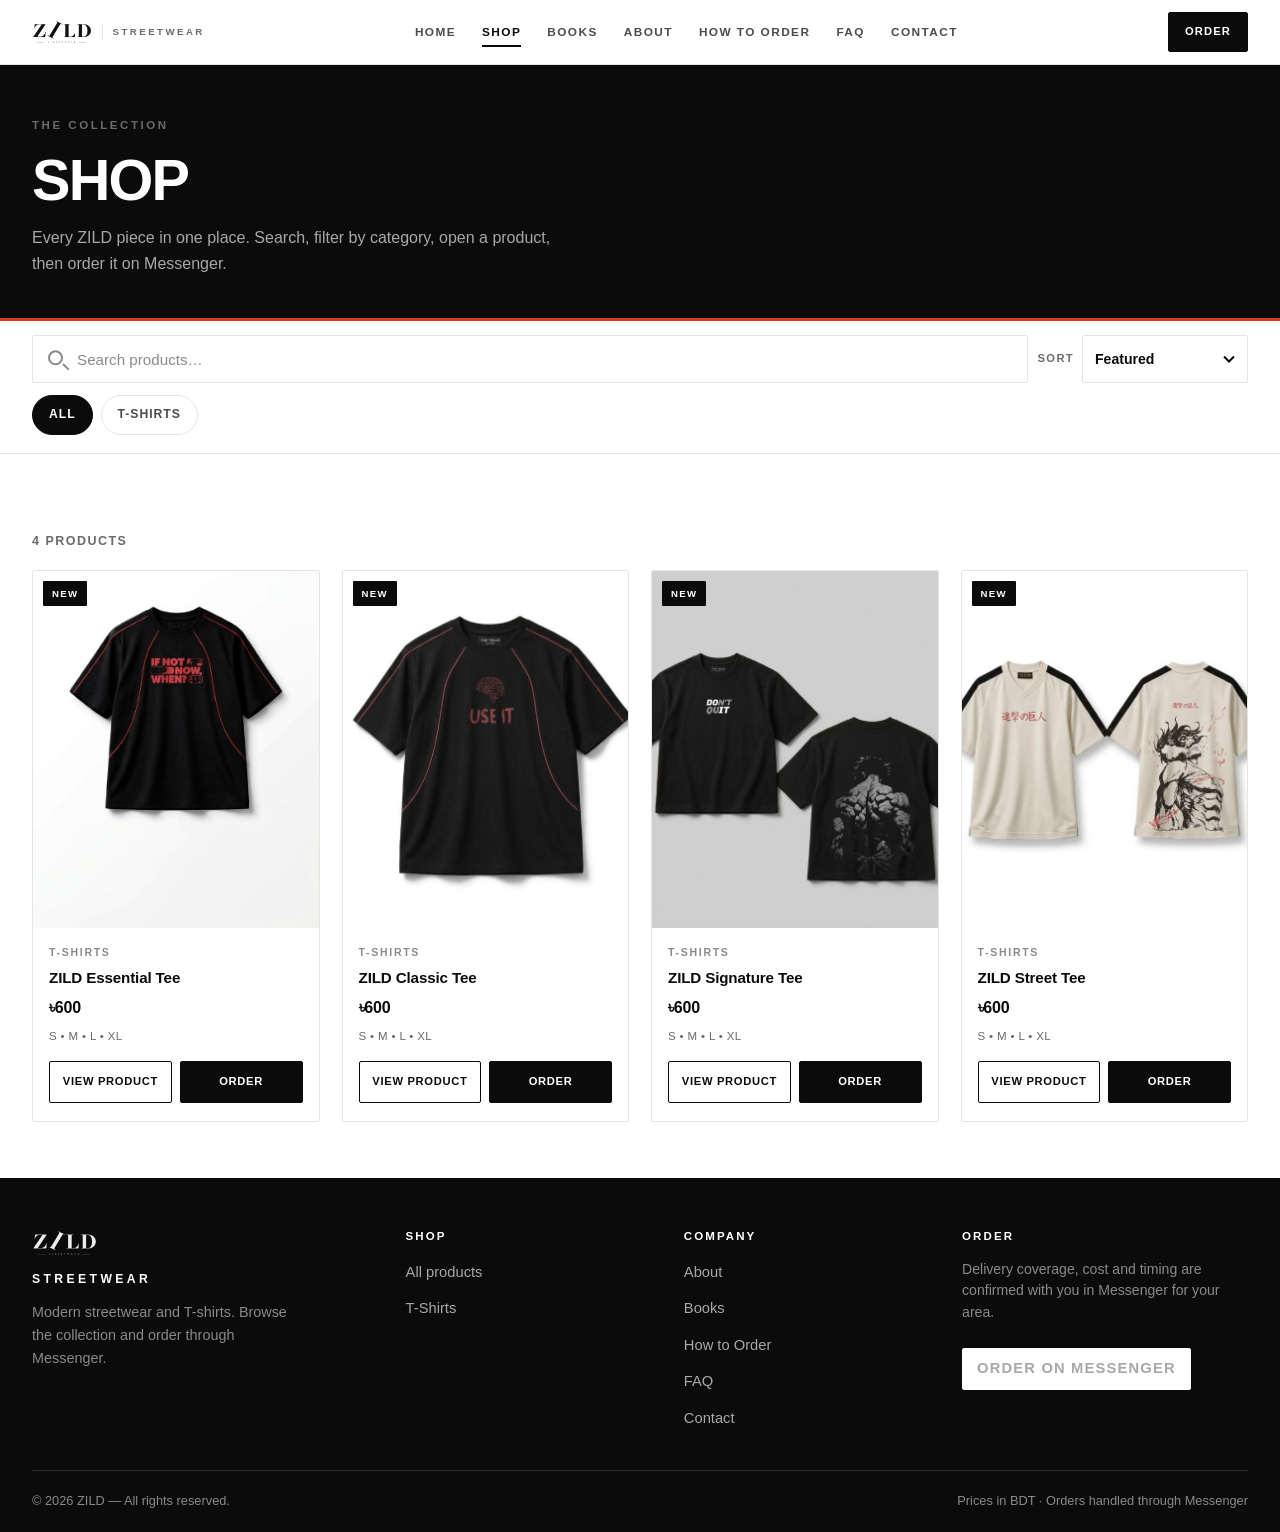
<file: shop.html>
<!DOCTYPE html>
<html lang="en">
<head>
  <meta charset="utf-8">
  <meta name="viewport" content="width=device-width, initial-scale=1">

  <title>Shop — ZILD Streetwear</title>
  <meta name="description" content="Browse the full ZILD collection — T-shirts, oversized tees, hoodies, shirts, bottoms and accessories. Order through Messenger.">
  <meta name="theme-color" content="#0b0b0b">

  <!-- SET YOUR DOMAIN (see README → "Set your domain") -->
  <link rel="canonical" href="https://madaclothing.vercel.app/shop.html">
  <meta property="og:site_name" content="ZILD">
  <meta property="og:type" content="website">
  <meta property="og:title" content="Shop — ZILD Streetwear">
  <meta property="og:description" content="Browse the full ZILD collection — T-shirts, oversized tees, hoodies, shirts, bottoms and accessories. Order through Messenger.">
  <meta property="og:url" content="https://madaclothing.vercel.app/shop.html">
  <meta property="og:image" content="https://madaclothing.vercel.app/assets/social/og-cover.png">
  <meta property="og:image:width" content="1200">
  <meta property="og:image:height" content="630">
  <meta property="og:image:alt" content="ZILD — Streetwear.">
  <meta name="twitter:card" content="summary_large_image">
  <meta name="twitter:title" content="Shop — ZILD Streetwear">
  <meta name="twitter:description" content="Browse the full ZILD collection and order through Messenger.">

  <link rel="icon" href="favicon-zild.svg" type="image/svg+xml">
  <link rel="alternate icon" href="favicon-zild.ico" sizes="32x32">
  <link rel="manifest" href="manifest.webmanifest">
  <link rel="stylesheet" href="css/styles.css">

  <script src="js/config.js" defer></script>
  <script src="js/products.js" defer></script>
  <script src="js/app.js" defer></script>
</head>

<body data-page="shop">
  <a class="skip-link" href="#main">Skip to content</a>

  <!-- ============================ HEADER ============================ -->
  <header class="site-header">
    <div class="container header-inner">
      <a class="brand" href="index.html" aria-label="ZILD Streetwear — home">
        <img class="brand__logo" src="assets/logo/zild-logo.png" alt="ZILD Streetwear" width="520" height="128">
        <span class="brand__tagline" data-config="tagline">STREETWEAR</span>
      </a>

      <nav class="nav-desktop" aria-label="Main navigation">
        <a href="index.html" data-nav="home">Home</a>
        <a href="shop.html" data-nav="shop">Shop</a>
        <a href="books.html" data-nav="books">Books</a>
        <a href="about.html" data-nav="about">About</a>
        <a href="how-to-order.html" data-nav="how-to-order">How to Order</a>
        <a href="faq.html" data-nav="faq">FAQ</a>
        <a href="contact.html" data-nav="contact">Contact</a>
      </nav>

      <div class="header-actions">
        <a class="btn btn--dark header-cta" data-messenger href="https://www.messenger.com/t/1366008693268830" target="_blank" rel="noopener noreferrer">Order</a>
        <button class="nav-toggle" id="nav-toggle" type="button" aria-expanded="false" aria-controls="mobile-menu" aria-label="Open menu">
          <span class="nav-toggle__bar" aria-hidden="true"></span>
        </button>
      </div>
    </div>

    <div class="mobile-menu" id="mobile-menu" hidden>
      <nav aria-label="Mobile navigation">
        <a class="mobile-menu__link" href="index.html" data-nav="home">Home</a>
        <a class="mobile-menu__link" href="shop.html" data-nav="shop">Shop</a>
        <a class="mobile-menu__link" href="books.html" data-nav="books">Books</a>
        <a class="mobile-menu__link" href="about.html" data-nav="about">About</a>
        <a class="mobile-menu__link" href="how-to-order.html" data-nav="how-to-order">How to Order</a>
        <a class="mobile-menu__link" href="faq.html" data-nav="faq">FAQ</a>
        <a class="mobile-menu__link" href="contact.html" data-nav="contact">Contact</a>
      </nav>
      <a class="btn btn--dark" data-messenger href="https://www.messenger.com/t/1366008693268830" target="_blank" rel="noopener noreferrer">ORDER ON MESSENGER</a>
    </div>
  </header>

  <main id="main">
    <section class="page-hero">
      <div class="container">
        <p class="eyebrow">The collection</p>
        <h1 class="page-hero__title">Shop</h1>
        <p class="page-hero__text">
          Every ZILD piece in one place. Search, filter by category, open a product,
          then order it on Messenger.
        </p>
      </div>
    </section>

    <div class="shop-controls">
      <div class="container">
        <div class="shop-controls__row">
          <div class="search-field">
            <label class="visually-hidden" for="shop-search">Search products</label>
            <input id="shop-search" type="search" placeholder="Search products…" autocomplete="off">
          </div>
          <div class="sort-field">
            <label for="shop-sort">Sort</label>
            <select id="shop-sort">
              <option value="featured">Featured</option>
              <option value="price-asc">Price: low to high</option>
              <option value="price-desc">Price: high to low</option>
              <option value="name-asc">Name: A–Z</option>
            </select>
          </div>
        </div>
        <div class="chips" id="shop-categories" role="group" aria-label="Filter by category"></div>
      </div>
    </div>

    <section class="section--tight">
      <div class="container">
        <div class="shop-meta">
          <p class="shop-count" id="shop-count" role="status" aria-live="polite"></p>
        </div>

        <div class="grid-products" id="shop-grid"></div>

        <div class="shop-empty" id="shop-empty" hidden>
          <strong>No products found</strong>
          <p>Try a different search, or clear the category filter.</p>
          <p class="mt-6"><a class="btn btn--ghost btn--sm" href="shop.html">Clear filters</a></p>
        </div>
      </div>
    </section>
  </main>

  <!-- ============================ FOOTER ============================ -->
  <footer class="site-footer">
    <div class="container">
      <div class="footer-grid">
        <div class="footer-brand">
          <img class="footer-brand__logo" src="assets/logo/zild-logo.png" alt="ZILD Streetwear" width="520" height="128">
          <p class="footer-brand__tagline" data-config="tagline">STREETWEAR</p>
          <p class="footer-brand__text">Modern streetwear and T-shirts. Browse the collection and order through Messenger.</p>
        </div>

        <div class="footer-col">
          <h2 class="footer-col__title">Shop</h2>
          <ul id="footer-categories">
            <li><a href="shop.html">All products</a></li>
          </ul>
        </div>

        <div class="footer-col">
          <h2 class="footer-col__title">Company</h2>
          <ul>
            <li><a href="about.html">About</a></li>
            <li><a href="books.html">Books</a></li>
            <li><a href="how-to-order.html">How to Order</a></li>
            <li><a href="faq.html">FAQ</a></li>
            <li><a href="contact.html">Contact</a></li>
          </ul>
        </div>

        <div class="footer-col">
          <h2 class="footer-col__title">Order</h2>
          <p class="footer-note" data-config="deliveryInfo">Delivery coverage, cost and timing are confirmed with you in Messenger for your area.</p>
          <p class="mt-6">
            <a class="btn btn--light btn--sm" data-messenger href="https://www.messenger.com/t/1366008693268830" target="_blank" rel="noopener noreferrer">Order on Messenger</a>
          </p>
          <p class="mt-6">
            <a data-facebook hidden>Facebook page</a>
          </p>
        </div>
      </div>

      <div class="footer-bottom">
        <span>© <span data-year>2026</span> <span data-config="brandName">ZILD</span> — All rights reserved.</span>
        <span>Prices in <span data-config="currency">BDT</span> · Orders handled through Messenger</span>
      </div>
    </div>
  </footer>
</body>
</html>
</file>
<file: css/styles.css>
/* ============================================================================
   ZILD — STREETWEAR
   Single stylesheet. Mobile-first, no frameworks, no external fonts.
   ============================================================================ */

/* --------------------------------------------------------------------------
   1. TOKENS
   -------------------------------------------------------------------------- */
:root {
  --ink: #0b0b0b;
  --ink-soft: #161616;
  --charcoal: #242424;
  --gray-800: #333333;
  --gray-700: #4c4c4c;
  --gray-600: #6b6b6b;
  --gray-500: #8a8a8a;
  --gray-400: #a8a8a8;
  --gray-300: #cfcfcf;
  --gray-200: #e4e4e2;
  --gray-100: #f1f1ef;
  --paper: #ffffff;
  --paper-warm: #f8f8f7;
  --line: #e4e4e1;
  --line-dark: rgba(255, 255, 255, 0.14);
  --accent: #d13a17;
  --accent-ink: #ffffff;

  --font-sans: -apple-system, BlinkMacSystemFont, "Segoe UI", Roboto, "Helvetica Neue",
    Arial, "Noto Sans", sans-serif;

  --container: 1280px;
  --gutter: 20px;
  --radius: 2px;
  --header-h: 64px;
  --ease: cubic-bezier(0.4, 0, 0.2, 1);
}

@media (min-width: 768px) {
  :root {
    --gutter: 32px;
  }
}

/* --------------------------------------------------------------------------
   2. RESET / BASE
   -------------------------------------------------------------------------- */
*,
*::before,
*::after {
  box-sizing: border-box;
}

html {
  -webkit-text-size-adjust: 100%;
  scroll-behavior: smooth;
}

body {
  margin: 0;
  min-height: 100vh;
  display: flex;
  flex-direction: column;
  font-family: var(--font-sans);
  font-size: 16px;
  line-height: 1.6;
  color: var(--ink);
  background: var(--paper);
  -webkit-font-smoothing: antialiased;
  -moz-osx-font-smoothing: grayscale;
  text-rendering: optimizeLegibility;
}

main {
  flex: 1 0 auto;
}

img,
svg {
  max-width: 100%;
}

img {
  height: auto;
}

a {
  color: inherit;
  text-decoration: none;
}

button {
  font: inherit;
}

h1,
h2,
h3,
h4 {
  margin: 0;
  line-height: 1.12;
  font-weight: 800;
  letter-spacing: -0.02em;
}

p {
  margin: 0;
}

ul,
ol,
dl,
dd {
  margin: 0;
  padding: 0;
}

:focus-visible {
  outline: 3px solid var(--accent);
  outline-offset: 2px;
  border-radius: 1px;
}

::selection {
  background: var(--ink);
  color: #fff;
}

[hidden] {
  display: none !important;
}

/* --------------------------------------------------------------------------
   3. LAYOUT HELPERS
   -------------------------------------------------------------------------- */
.container {
  width: 100%;
  max-width: var(--container);
  margin-inline: auto;
  padding-inline: var(--gutter);
}

.section {
  padding-block: 56px;
}

.section--tight {
  padding-block: 40px;
}

.section--muted {
  background: var(--paper-warm);
  border-block: 1px solid var(--line);
}

.section--dark {
  background: var(--ink);
  color: #fff;
}

@media (min-width: 900px) {
  .section {
    padding-block: 88px;
  }
  .section--tight {
    padding-block: 56px;
  }
}

.section-head {
  display: flex;
  align-items: flex-end;
  justify-content: space-between;
  gap: 16px;
  margin-bottom: 28px;
  flex-wrap: wrap;
}

.section-head__title {
  font-size: clamp(1.5rem, 4vw, 2.4rem);
  text-transform: uppercase;
  letter-spacing: -0.01em;
}

.section-head__link {
  font-size: 0.78rem;
  font-weight: 700;
  letter-spacing: 0.1em;
  text-transform: uppercase;
  border-bottom: 2px solid var(--ink);
  padding-bottom: 3px;
}

.section-head__link:hover {
  color: var(--accent);
  border-color: var(--accent);
}

.eyebrow {
  display: inline-block;
  font-size: 0.72rem;
  font-weight: 700;
  letter-spacing: 0.22em;
  text-transform: uppercase;
  color: var(--gray-600);
  margin-bottom: 14px;
}

.section--dark .eyebrow,
.hero .eyebrow,
.band .eyebrow {
  color: var(--gray-400);
}

.lede {
  font-size: clamp(1rem, 2.2vw, 1.15rem);
  color: var(--gray-700);
  max-width: 62ch;
}

.split {
  display: grid;
  gap: 26px;
}

@media (min-width: 900px) {
  .split {
    grid-template-columns: 1fr 1fr;
    gap: 56px;
    align-items: start;
  }
}

.brand-statement {
  font-size: clamp(1.5rem, 4.2vw, 2.5rem);
  text-transform: uppercase;
  letter-spacing: -0.02em;
  line-height: 1.14;
}

.visually-hidden {
  position: absolute !important;
  width: 1px;
  height: 1px;
  padding: 0;
  margin: -1px;
  overflow: hidden;
  clip: rect(0 0 0 0);
  clip-path: inset(50%);
  white-space: nowrap;
  border: 0;
}

.skip-link {
  position: absolute;
  left: 12px;
  top: -60px;
  z-index: 200;
  background: var(--ink);
  color: #fff;
  padding: 10px 16px;
  font-size: 0.85rem;
  font-weight: 700;
  transition: top 0.2s var(--ease);
}

.skip-link:focus {
  top: 12px;
}

/* --------------------------------------------------------------------------
   4. BUTTONS
   -------------------------------------------------------------------------- */
.btn {
  display: inline-flex;
  align-items: center;
  justify-content: center;
  gap: 8px;
  min-height: 50px;
  padding: 0 26px;
  border: 1px solid transparent;
  border-radius: var(--radius);
  font-size: 0.8rem;
  font-weight: 700;
  letter-spacing: 0.1em;
  text-transform: uppercase;
  text-align: center;
  cursor: pointer;
  background: none;
  transition: background-color 0.18s var(--ease), color 0.18s var(--ease),
    border-color 0.18s var(--ease), transform 0.18s var(--ease);
}

.btn:active {
  transform: translateY(1px);
}

.btn--dark,
.btn--primary {
  background: var(--ink);
  color: #fff;
  border-color: var(--ink);
}

.btn--dark:hover,
.btn--primary:hover {
  background: var(--charcoal);
  border-color: var(--charcoal);
}

.btn--light {
  background: #fff;
  color: var(--ink);
  border-color: #fff;
}

.btn--light:hover {
  background: var(--gray-100);
  border-color: var(--gray-100);
}

.btn--ghost {
  background: transparent;
  color: var(--ink);
  border-color: var(--ink);
}

.btn--ghost:hover {
  background: var(--ink);
  color: #fff;
}

.btn--ghost-light {
  background: transparent;
  color: #fff;
  border-color: rgba(255, 255, 255, 0.55);
}

.btn--ghost-light:hover {
  background: #fff;
  color: var(--ink);
  border-color: #fff;
}

.btn--muted {
  background: var(--gray-100);
  color: var(--gray-600);
  border-color: var(--gray-200);
  cursor: not-allowed;
}

.btn--sm {
  min-height: 42px;
  padding: 0 14px;
  font-size: 0.7rem;
  letter-spacing: 0.08em;
}

.btn--block {
  width: 100%;
}

.btn:disabled {
  opacity: 1;
  cursor: not-allowed;
}

.btn-row {
  display: flex;
  flex-wrap: wrap;
  gap: 12px;
}

.btn-row .btn {
  flex: 1 1 220px;
}

/* --------------------------------------------------------------------------
   5. HEADER / NAVIGATION
   -------------------------------------------------------------------------- */
.site-header {
  position: sticky;
  top: 0;
  z-index: 60;
  background: rgba(255, 255, 255, 0.94);
  backdrop-filter: saturate(180%) blur(12px);
  -webkit-backdrop-filter: saturate(180%) blur(12px);
  border-bottom: 1px solid var(--line);
}

.header-inner {
  display: flex;
  align-items: center;
  justify-content: space-between;
  gap: 14px;
  min-height: var(--header-h);
}

.brand {
  display: inline-flex;
  align-items: center;
  gap: 10px;
  flex-shrink: 0;
}

.brand__logo {
  display: block;
  height: 22px;
  width: auto;
}

.brand__tagline {
  display: none;
  font-size: 0.6rem;
  font-weight: 700;
  letter-spacing: 0.26em;
  color: var(--gray-600);
  text-transform: uppercase;
  border-left: 1px solid var(--line);
  padding-left: 10px;
}

@media (min-width: 480px) {
  .brand__logo {
    height: 24px;
  }
  .brand__tagline {
    display: inline-block;
  }
}

.nav-desktop {
  display: none;
  align-items: center;
  gap: 26px;
}

.nav-desktop a {
  position: relative;
  font-size: 0.74rem;
  font-weight: 700;
  letter-spacing: 0.12em;
  text-transform: uppercase;
  color: var(--gray-700);
  padding-block: 6px;
}

.nav-desktop a::after {
  content: "";
  position: absolute;
  left: 0;
  right: 0;
  bottom: 0;
  height: 2px;
  background: var(--ink);
  transform: scaleX(0);
  transform-origin: left;
  transition: transform 0.2s var(--ease);
}

.nav-desktop a:hover {
  color: var(--ink);
}

.nav-desktop a:hover::after,
.nav-desktop a[aria-current="page"]::after {
  transform: scaleX(1);
}

.nav-desktop a[aria-current="page"] {
  color: var(--ink);
}

.header-actions {
  display: flex;
  align-items: center;
  gap: 10px;
}

.header-cta {
  min-height: 40px;
  padding: 0 16px;
  font-size: 0.7rem;
}

.nav-toggle {
  display: inline-flex;
  align-items: center;
  justify-content: center;
  width: 44px;
  height: 44px;
  border: 1px solid var(--line);
  background: #fff;
  cursor: pointer;
  border-radius: var(--radius);
}

.nav-toggle__bar {
  display: block;
  width: 18px;
  height: 2px;
  background: var(--ink);
  position: relative;
}

.nav-toggle__bar::before,
.nav-toggle__bar::after {
  content: "";
  position: absolute;
  left: 0;
  width: 18px;
  height: 2px;
  background: var(--ink);
}

.nav-toggle__bar::before {
  top: -6px;
}

.nav-toggle__bar::after {
  top: 6px;
}

.mobile-menu {
  border-top: 1px solid var(--line);
  background: #fff;
  padding: 8px var(--gutter) 24px;
}

.mobile-menu__link {
  display: flex;
  align-items: center;
  justify-content: space-between;
  padding: 15px 0;
  font-size: 1rem;
  font-weight: 700;
  letter-spacing: 0.04em;
  text-transform: uppercase;
  border-bottom: 1px solid var(--line);
}

.mobile-menu__link[aria-current="page"] {
  color: var(--accent);
}

.mobile-menu__link::after {
  content: "→";
  color: var(--gray-400);
  font-weight: 400;
}

.mobile-menu .btn {
  width: 100%;
  margin-top: 20px;
}

@media (min-width: 960px) {
  .nav-desktop {
    display: flex;
  }
  .nav-toggle {
    display: none;
  }
  .mobile-menu {
    display: none !important;
  }
}

/* --------------------------------------------------------------------------
   6. HERO
   -------------------------------------------------------------------------- */
.hero {
  position: relative;
  background: var(--ink);
  color: #fff;
  overflow: hidden;
  isolation: isolate;
}

.hero::before {
  content: "";
  position: absolute;
  inset: 0;
  background-image: linear-gradient(rgba(255, 255, 255, 0.045) 1px, transparent 1px),
    linear-gradient(90deg, rgba(255, 255, 255, 0.045) 1px, transparent 1px);
  background-size: 72px 72px;
  -webkit-mask-image: radial-gradient(ellipse at 30% 40%, #000 30%, transparent 78%);
  mask-image: radial-gradient(ellipse at 30% 40%, #000 30%, transparent 78%);
  z-index: -1;
}

.hero__inner {
  padding-block: 72px 64px;
  max-width: 900px;
}

.hero__title {
  display: flex;
  flex-direction: column;
  gap: 4px;
  margin-bottom: 22px;
}

.hero__brand {
  font-size: clamp(3.4rem, 17vw, 9.5rem);
  line-height: 0.86;
  font-weight: 800;
  letter-spacing: -0.045em;
  text-transform: uppercase;
}

.hero__tagline {
  font-size: clamp(1rem, 4.4vw, 2rem);
  font-weight: 700;
  letter-spacing: 0.34em;
  text-transform: uppercase;
  color: #fff;
}

.hero__tagline::after {
  content: "";
  display: block;
  width: clamp(64px, 20vw, 160px);
  height: 4px;
  background: var(--accent);
  margin-top: 16px;
}

.hero__text {
  font-size: clamp(1rem, 2.4vw, 1.2rem);
  color: var(--gray-300);
  max-width: 56ch;
  margin-bottom: 32px;
}

.hero .btn-row {
  max-width: 560px;
}

.hero__note {
  margin-top: 18px;
  font-size: 0.8rem;
  color: var(--gray-500);
  letter-spacing: 0.04em;
}

@media (min-width: 768px) {
  .hero__inner {
    padding-block: 104px 92px;
  }
}

/* --------------------------------------------------------------------------
   7. STEPS STRIP
   -------------------------------------------------------------------------- */
.steps {
  display: grid;
  gap: 0;
  list-style: none;
  margin: 0;
  padding: 0;
  border-top: 1px solid var(--line);
  border-bottom: 1px solid var(--line);
}

.step {
  display: flex;
  gap: 16px;
  align-items: flex-start;
  padding: 22px 0;
  border-bottom: 1px solid var(--line);
}

.step:last-child {
  border-bottom: 0;
}

.step__num {
  font-size: 0.78rem;
  font-weight: 800;
  letter-spacing: 0.1em;
  color: var(--accent);
  padding-top: 3px;
  flex-shrink: 0;
}

.step__title {
  font-size: 0.95rem;
  font-weight: 800;
  text-transform: uppercase;
  letter-spacing: 0.06em;
  margin-bottom: 4px;
}

.step__text {
  font-size: 0.92rem;
  color: var(--gray-600);
}

@media (min-width: 768px) {
  .steps {
    grid-template-columns: repeat(3, 1fr);
  }
  .step {
    border-bottom: 0;
    border-right: 1px solid var(--line);
    padding: 28px 28px 28px 0;
  }
  .step:last-child {
    border-right: 0;
  }
  .step:not(:first-child) {
    padding-left: 28px;
  }
}

/* --------------------------------------------------------------------------
   8. PRODUCT CARDS / GRID
   -------------------------------------------------------------------------- */
.grid-products {
  display: grid;
  grid-template-columns: repeat(2, minmax(0, 1fr));
  gap: 14px;
}

@media (min-width: 640px) {
  .grid-products {
    gap: 22px;
  }
}

@media (min-width: 900px) {
  .grid-products {
    grid-template-columns: repeat(3, minmax(0, 1fr));
  }
}

@media (min-width: 1120px) {
  .grid-products {
    grid-template-columns: repeat(4, minmax(0, 1fr));
  }
}

.card {
  display: flex;
  flex-direction: column;
  background: var(--paper);
  border: 1px solid var(--line);
  border-radius: var(--radius);
  overflow: hidden;
}

.card__media {
  position: relative;
  display: block;
  aspect-ratio: 4 / 5;
  background: var(--gray-100);
  overflow: hidden;
}

.card__img {
  width: 100%;
  height: 100%;
  object-fit: cover;
  display: block;
  transition: transform 0.5s var(--ease);
}

.card:hover .card__img {
  transform: scale(1.035);
}

.card--sold .card__img {
  filter: grayscale(1);
  opacity: 0.72;
}

.badge {
  position: absolute;
  top: 10px;
  left: 10px;
  z-index: 2;
  background: var(--ink);
  color: #fff;
  font-size: 0.6rem;
  font-weight: 800;
  letter-spacing: 0.14em;
  text-transform: uppercase;
  padding: 5px 9px;
  border-radius: 1px;
}

.tag--sold {
  position: absolute;
  top: 10px;
  right: 10px;
  z-index: 2;
  background: #fff;
  color: var(--ink);
  border: 1px solid var(--ink);
  font-size: 0.6rem;
  font-weight: 800;
  letter-spacing: 0.14em;
  text-transform: uppercase;
  padding: 4px 8px;
}

.card__body {
  display: flex;
  flex-direction: column;
  gap: 7px;
  padding: 14px 14px 16px;
  flex: 1;
}

@media (min-width: 640px) {
  .card__body {
    padding: 16px 16px 18px;
  }
}

.card__cat {
  font-size: 0.66rem;
  font-weight: 700;
  letter-spacing: 0.16em;
  text-transform: uppercase;
  color: var(--gray-500);
}

.card__title {
  font-size: 0.95rem;
  font-weight: 700;
  letter-spacing: -0.01em;
  line-height: 1.3;
}

.card__title a:hover {
  color: var(--accent);
}

.card__price {
  font-size: 1rem;
  font-weight: 800;
  letter-spacing: -0.01em;
}

.card--sold .card__price {
  color: var(--gray-500);
}

.card__colors {
  display: flex;
  align-items: center;
  gap: 6px;
  min-height: 16px;
}

.card__colors-text {
  font-size: 0.72rem;
  color: var(--gray-600);
  margin-left: 3px;
}

@media (max-width: 479px) {
  .card__colors-text {
    display: none;
  }
}

.swatch {
  width: 13px;
  height: 13px;
  border-radius: 50%;
  border: 1px solid rgba(0, 0, 0, 0.25);
  flex-shrink: 0;
}

.card__sizes {
  font-size: 0.72rem;
  color: var(--gray-600);
  letter-spacing: 0.03em;
}

.card__actions {
  display: grid;
  grid-template-columns: 1fr 1fr;
  gap: 8px;
  margin-top: auto;
  padding-top: 8px;
}

.card__actions .btn {
  padding: 0 6px;
  letter-spacing: 0.06em;
}

/* --------------------------------------------------------------------------
   9. CATEGORY CARDS
   -------------------------------------------------------------------------- */
.grid-categories {
  display: grid;
  grid-template-columns: repeat(2, minmax(0, 1fr));
  gap: 12px;
}

@media (min-width: 900px) {
  .grid-categories {
    grid-template-columns: repeat(3, minmax(0, 1fr));
    gap: 18px;
  }
}

.cat-card {
  position: relative;
  display: flex;
  flex-direction: column;
  gap: 6px;
  padding: 26px 22px;
  border: 1px solid var(--line);
  background: var(--paper);
  transition: background-color 0.2s var(--ease), color 0.2s var(--ease);
}

.cat-card:hover {
  background: var(--ink);
  color: #fff;
}

.cat-card__name {
  font-size: 1rem;
  font-weight: 800;
  text-transform: uppercase;
  letter-spacing: 0.04em;
}

.cat-card__count {
  font-size: 0.78rem;
  color: var(--gray-500);
}

.cat-card:hover .cat-card__count {
  color: var(--gray-400);
}

.cat-card__arrow {
  position: absolute;
  right: 20px;
  bottom: 22px;
  font-size: 1.1rem;
}

/* --------------------------------------------------------------------------
   10. CTA BAND
   -------------------------------------------------------------------------- */
.band {
  background: var(--ink);
  color: #fff;
  text-align: center;
}

.band__inner {
  max-width: 720px;
  margin-inline: auto;
  padding-block: 64px;
}

.band__title {
  font-size: clamp(1.8rem, 6vw, 3.2rem);
  text-transform: uppercase;
  margin-bottom: 14px;
}

.band__text {
  color: var(--gray-400);
  margin-bottom: 28px;
  font-size: 1.02rem;
}

.band .btn-row {
  justify-content: center;
}

/* --------------------------------------------------------------------------
   11. PAGE HEADER (inner pages)
   -------------------------------------------------------------------------- */
.page-hero {
  background: var(--ink);
  color: #fff;
  padding-block: 46px 42px;
  border-bottom: 3px solid var(--accent);
}

.page-hero__title {
  font-size: clamp(2rem, 7vw, 3.6rem);
  text-transform: uppercase;
  letter-spacing: -0.03em;
}

.page-hero__text {
  color: var(--gray-400);
  margin-top: 12px;
  max-width: 62ch;
}

.breadcrumb {
  display: flex;
  flex-wrap: wrap;
  gap: 8px;
  align-items: center;
  font-size: 0.74rem;
  letter-spacing: 0.1em;
  text-transform: uppercase;
  color: var(--gray-500);
  padding-block: 18px 0;
}

.breadcrumb a {
  color: var(--gray-600);
}

.breadcrumb a:hover {
  color: var(--ink);
}

.breadcrumb [aria-current] {
  color: var(--ink);
  font-weight: 700;
}

/* --------------------------------------------------------------------------
   12. SHOP CONTROLS
   -------------------------------------------------------------------------- */
.shop-controls {
  position: sticky;
  top: var(--header-h);
  z-index: 40;
  background: rgba(255, 255, 255, 0.96);
  backdrop-filter: blur(8px);
  -webkit-backdrop-filter: blur(8px);
  border-bottom: 1px solid var(--line);
  padding-block: 14px;
}

.shop-controls__row {
  display: flex;
  flex-wrap: wrap;
  gap: 10px;
  align-items: center;
  justify-content: space-between;
}

.search-field {
  position: relative;
  flex: 1 1 260px;
  min-width: 200px;
}

.search-field input {
  width: 100%;
  min-height: 48px;
  padding: 0 14px 0 44px;
  border: 1px solid var(--gray-200);
  background: var(--paper);
  border-radius: var(--radius);
  font-size: 0.95rem;
  color: var(--ink);
}

.search-field input::placeholder {
  color: var(--gray-500);
}

.search-field::before {
  content: "";
  position: absolute;
  left: 16px;
  top: 50%;
  width: 15px;
  height: 15px;
  transform: translateY(-58%);
  border: 2px solid var(--gray-500);
  border-radius: 50%;
  pointer-events: none;
}

.search-field::after {
  content: "";
  position: absolute;
  left: 31px;
  top: 58%;
  width: 8px;
  height: 2px;
  background: var(--gray-500);
  transform: rotate(45deg);
  transform-origin: left center;
  pointer-events: none;
}

.sort-field {
  display: flex;
  align-items: center;
  gap: 8px;
  flex: 0 1 auto;
}

.sort-field label {
  font-size: 0.7rem;
  font-weight: 700;
  letter-spacing: 0.12em;
  text-transform: uppercase;
  color: var(--gray-600);
}

.sort-field select {
  min-height: 48px;
  padding: 0 34px 0 12px;
  border: 1px solid var(--gray-200);
  background: #fff url("data:image/svg+xml;charset=utf-8,%3Csvg xmlns='http://www.w3.org/2000/svg' width='12' height='8' viewBox='0 0 12 8'%3E%3Cpath d='M1 1.5 6 6.5l5-5' fill='none' stroke='%230b0b0b' stroke-width='2'/%3E%3C/svg%3E")
    no-repeat right 12px center;
  border-radius: var(--radius);
  font-size: 0.88rem;
  font-weight: 600;
  color: var(--ink);
  appearance: none;
  -webkit-appearance: none;
  cursor: pointer;
}

.chips {
  display: flex;
  gap: 8px;
  margin-top: 12px;
  overflow-x: auto;
  padding-bottom: 4px;
  scrollbar-width: thin;
}

.chip {
  flex: 0 0 auto;
  min-height: 40px;
  padding: 0 16px;
  border: 1px solid var(--gray-200);
  background: #fff;
  border-radius: 999px;
  font-size: 0.76rem;
  font-weight: 700;
  letter-spacing: 0.08em;
  text-transform: uppercase;
  color: var(--gray-700);
  cursor: pointer;
  transition: background-color 0.16s var(--ease), color 0.16s var(--ease),
    border-color 0.16s var(--ease);
  white-space: nowrap;
}

.chip:hover {
  border-color: var(--ink);
  color: var(--ink);
}

.chip--active {
  background: var(--ink);
  border-color: var(--ink);
  color: #fff;
}

.shop-meta {
  display: flex;
  align-items: center;
  justify-content: space-between;
  gap: 12px;
  padding-block: 22px 18px;
  flex-wrap: wrap;
}

.shop-count {
  font-size: 0.78rem;
  font-weight: 700;
  letter-spacing: 0.12em;
  text-transform: uppercase;
  color: var(--gray-600);
}

.shop-empty {
  border: 1px dashed var(--gray-300);
  padding: 48px 24px;
  text-align: center;
  color: var(--gray-600);
  margin-bottom: 40px;
}

.shop-empty strong {
  display: block;
  color: var(--ink);
  font-size: 1.1rem;
  margin-bottom: 8px;
  text-transform: uppercase;
  letter-spacing: 0.06em;
}

/* --------------------------------------------------------------------------
   13. PRODUCT DETAIL
   -------------------------------------------------------------------------- */
.product {
  display: grid;
  gap: 30px;
  padding-block: 22px 56px;
}

@media (min-width: 960px) {
  .product {
    grid-template-columns: minmax(0, 1.05fr) minmax(0, 1fr);
    gap: 56px;
    padding-block: 32px 72px;
    align-items: start;
  }
}

.product__media {
  display: flex;
  flex-direction: column;
  gap: 10px;
}

@media (min-width: 960px) {
  .product__media {
    position: sticky;
    top: calc(var(--header-h) + 20px);
  }
}

.product__main {
  aspect-ratio: 4 / 5;
  background: var(--gray-100);
  overflow: hidden;
}

.product__main img {
  width: 100%;
  height: 100%;
  object-fit: cover;
  display: block;
}

.product__thumbs {
  display: flex;
  gap: 10px;
  overflow-x: auto;
  padding-bottom: 4px;
}

.thumb {
  flex: 0 0 74px;
  width: 74px;
  aspect-ratio: 4 / 5;
  padding: 0;
  border: 1px solid var(--gray-200);
  background: var(--gray-100);
  cursor: pointer;
  overflow: hidden;
}

.thumb img {
  width: 100%;
  height: 100%;
  object-fit: cover;
  display: block;
}

.thumb--active {
  border-color: var(--ink);
  box-shadow: inset 0 0 0 1px var(--ink);
}

.product__info {
  display: flex;
  flex-direction: column;
  gap: 20px;
}

.product__badge {
  min-height: 0;
}

.product__cat {
  font-size: 0.7rem;
  font-weight: 700;
  letter-spacing: 0.18em;
  text-transform: uppercase;
  color: var(--gray-500);
}

.product__title {
  font-size: clamp(1.7rem, 5vw, 2.6rem);
  text-transform: uppercase;
  letter-spacing: -0.02em;
}

.product__price {
  font-size: clamp(1.3rem, 4vw, 1.7rem);
  font-weight: 800;
}

.product__short {
  color: var(--gray-700);
  font-size: 1.02rem;
}

.product__description {
  color: var(--gray-700);
}

.status {
  display: inline-flex;
  align-items: center;
  gap: 8px;
  font-size: 0.74rem;
  font-weight: 800;
  letter-spacing: 0.12em;
  text-transform: uppercase;
  padding: 8px 12px;
  border: 1px solid var(--line);
}

.status::before {
  content: "";
  width: 8px;
  height: 8px;
  border-radius: 50%;
  background: var(--accent);
}

.status--out {
  color: var(--gray-600);
}

.status--out::before {
  background: var(--gray-400);
}

.option {
  display: flex;
  flex-direction: column;
  gap: 10px;
}

.option__label {
  font-size: 0.72rem;
  font-weight: 800;
  letter-spacing: 0.16em;
  text-transform: uppercase;
  color: var(--gray-700);
}

.option__list {
  display: flex;
  flex-wrap: wrap;
  gap: 8px;
}

.option__chip {
  position: relative;
  cursor: pointer;
}

.option__chip input {
  position: absolute;
  inset: 0;
  opacity: 0;
  margin: 0;
  cursor: pointer;
}

.option__chip span {
  display: inline-flex;
  align-items: center;
  justify-content: center;
  gap: 8px;
  min-width: 52px;
  min-height: 46px;
  padding: 0 16px;
  border: 1px solid var(--gray-200);
  border-radius: var(--radius);
  font-size: 0.88rem;
  font-weight: 700;
  letter-spacing: 0.04em;
  transition: background-color 0.16s var(--ease), color 0.16s var(--ease),
    border-color 0.16s var(--ease);
}

.option__chip:hover span {
  border-color: var(--ink);
}

.option__chip input:checked + span {
  background: var(--ink);
  border-color: var(--ink);
  color: #fff;
}

.option__chip input:focus-visible + span {
  outline: 3px solid var(--accent);
  outline-offset: 2px;
}

.option__dot {
  width: 14px;
  height: 14px;
  border-radius: 50%;
  border: 1px solid rgba(0, 0, 0, 0.28);
  flex-shrink: 0;
}

.option__chip input:checked + span .option__dot {
  box-shadow: 0 0 0 1px rgba(255, 255, 255, 0.65);
}

.qty-wrap {
  display: flex;
  flex-direction: column;
  gap: 10px;
}

.qty {
  display: inline-flex;
  align-items: stretch;
  border: 1px solid var(--gray-200);
  border-radius: var(--radius);
  width: fit-content;
}

.qty__btn {
  width: 48px;
  background: #fff;
  border: 0;
  font-size: 1.15rem;
  line-height: 1;
  cursor: pointer;
  color: var(--ink);
}

.qty__btn:hover {
  background: var(--gray-100);
}

.qty__input {
  width: 58px;
  border: 0;
  border-inline: 1px solid var(--gray-200);
  text-align: center;
  font-size: 0.98rem;
  font-weight: 700;
  color: var(--ink);
  background: #fff;
  -moz-appearance: textfield;
}

.qty__input::-webkit-outer-spin-button,
.qty__input::-webkit-inner-spin-button {
  -webkit-appearance: none;
  margin: 0;
}

.order-box {
  display: flex;
  flex-direction: column;
  gap: 12px;
  padding: 20px;
  border: 1px solid var(--line);
  background: var(--paper-warm);
}

.order-help {
  font-size: 0.86rem;
  color: var(--gray-600);
  line-height: 1.55;
}

.selection-summary {
  font-size: 0.8rem;
  font-weight: 700;
  letter-spacing: 0.04em;
  color: var(--ink);
}

.details {
  border-top: 1px solid var(--line);
}

.detail-row {
  display: grid;
  grid-template-columns: 110px 1fr;
  gap: 14px;
  padding: 13px 0;
  border-bottom: 1px solid var(--line);
  font-size: 0.9rem;
}

.detail-row dt {
  font-size: 0.7rem;
  font-weight: 800;

  letter-spacing: 0.14em;
  text-transform: uppercase;
  color: var(--gray-600);
  padding-top: 2px;
}

.detail-row dd {
  color: var(--gray-800);
}

/* --------------------------------------------------------------------------
   14. STATIC CONTENT PAGES
   -------------------------------------------------------------------------- */
.prose {
  max-width: 74ch;
}

.prose h2 {
  font-size: clamp(1.35rem, 3.6vw, 1.9rem);
  text-transform: uppercase;
  margin-top: 44px;
  margin-bottom: 14px;
}

.prose h3 {
  font-size: 1.05rem;
  margin-top: 28px;
  margin-bottom: 8px;
}

.prose p {
  color: var(--gray-700);
  margin-bottom: 16px;
}

.prose ul,
.prose ol {
  margin: 0 0 20px 20px;
  color: var(--gray-700);
}

.prose li {
  margin-bottom: 8px;
  padding-left: 4px;
}

.prose strong {
  color: var(--ink);
}

.prose a {
  color: var(--ink);
  border-bottom: 2px solid var(--accent);
  font-weight: 700;
}

.prose a:hover {
  color: var(--accent);
}

.order-steps {
  display: grid;
  gap: 16px;
  counter-reset: step;
}

.order-step {
  position: relative;
  border: 1px solid var(--line);
  padding: 24px 22px 24px 22px;
  background: #fff;
}

.order-step__num {
  display: inline-flex;
  align-items: center;
  justify-content: center;
  width: 40px;
  height: 40px;
  background: var(--ink);
  color: #fff;
  font-size: 0.9rem;
  font-weight: 800;
  margin-bottom: 14px;
}

.order-step__title {
  font-size: 1.05rem;
  font-weight: 800;
  text-transform: uppercase;
  letter-spacing: 0.05em;
  margin-bottom: 6px;
}

.order-step__text {
  color: var(--gray-600);
  font-size: 0.95rem;
}

@media (min-width: 768px) {
  .order-steps {
    grid-template-columns: repeat(2, 1fr);
    gap: 20px;
  }
}

@media (min-width: 1120px) {
  .order-steps {
    grid-template-columns: repeat(4, 1fr);
  }
}

.send-list {
  display: grid;
  gap: 10px;
  margin-top: 8px;
}

@media (min-width: 640px) {
  .send-list {
    grid-template-columns: repeat(2, 1fr);
  }
}

.send-list li {
  list-style: none;
  display: flex;
  align-items: center;
  gap: 12px;
  border: 1px solid var(--line);
  padding: 14px 16px;
  font-weight: 700;
  font-size: 0.92rem;
  margin: 0;
}

.send-list li::before {
  content: "→";
  color: var(--accent);
  font-weight: 800;
}

.faq-list {
  border-top: 1px solid var(--line);
}

.faq-item {
  border-bottom: 1px solid var(--line);
}

.faq-item summary {
  position: relative;
  cursor: pointer;
  list-style: none;
  padding: 20px 44px 20px 0;
  font-size: 1rem;
  font-weight: 700;
  letter-spacing: -0.01em;
}

.faq-item summary::-webkit-details-marker {
  display: none;
}

.faq-item summary::after {
  content: "+";
  position: absolute;
  right: 6px;
  top: 50%;
  transform: translateY(-50%);
  font-size: 1.4rem;
  font-weight: 400;
  color: var(--gray-500);
  line-height: 1;
}

.faq-item[open] summary::after {
  content: "–";
  color: var(--accent);
}

.faq-item summary:hover {
  color: var(--accent);
}

.faq-item p {
  padding: 0 44px 22px 0;
  color: var(--gray-700);
  max-width: 74ch;
}

.contact-grid {
  display: grid;
  gap: 16px;
}

@media (min-width: 768px) {
  .contact-grid {
    grid-template-columns: repeat(2, 1fr);
    gap: 20px;
  }
}

.contact-card {
  border: 1px solid var(--line);
  padding: 28px 24px;
  display: flex;
  flex-direction: column;
  gap: 10px;
  align-items: flex-start;
  background: #fff;
}

.contact-card--dark {
  background: var(--ink);
  color: #fff;
  border-color: var(--ink);
}

.contact-card__label {
  font-size: 0.7rem;
  font-weight: 800;
  letter-spacing: 0.18em;
  text-transform: uppercase;
  color: var(--gray-500);
}

.contact-card--dark .contact-card__label {
  color: var(--gray-400);
}

.contact-card__title {
  font-size: 1.35rem;
  font-weight: 800;
  text-transform: uppercase;
}

.contact-card__text {
  color: var(--gray-600);
  font-size: 0.95rem;
}

.contact-card--dark .contact-card__text {
  color: var(--gray-400);
}

.contact-card .btn {
  margin-top: 8px;
}

/* --------------------------------------------------------------------------
   15. FOOTER
   -------------------------------------------------------------------------- */
.site-footer {
  background: var(--ink);
  color: var(--gray-400);
  margin-top: auto;
}

.footer-grid {
  display: grid;
  gap: 34px;
  padding-block: 52px 40px;
}

@media (min-width: 640px) {
  .footer-grid {
    grid-template-columns: repeat(2, 1fr);
    gap: 34px 24px;
  }
}

@media (min-width: 960px) {
  .footer-grid {
    grid-template-columns: 1.4fr 1fr 1fr 1.2fr;
    gap: 40px;
  }
}

.footer-brand__logo {
  display: block;
  height: 26px;
  width: auto;
  filter: invert(1);
  margin-bottom: 14px;
}

.footer-brand__tagline {
  color: #fff;
  font-size: 0.76rem;
  font-weight: 800;
  letter-spacing: 0.28em;
  text-transform: uppercase;
  margin-bottom: 12px;
}

.footer-brand__text {
  font-size: 0.9rem;
  color: var(--gray-500);
  max-width: 34ch;
}

.footer-col__title {
  color: #fff;
  font-size: 0.72rem;
  font-weight: 800;
  letter-spacing: 0.18em;
  text-transform: uppercase;
  margin-bottom: 16px;
}

.footer-col ul {
  list-style: none;
  display: flex;
  flex-direction: column;
  gap: 11px;
}

.footer-col a {
  font-size: 0.92rem;
  color: var(--gray-400);
}

.footer-col a:hover {
  color: #fff;
}

.footer-note {
  font-size: 0.88rem;
  color: var(--gray-500);
  line-height: 1.55;
}

.footer-bottom {
  border-top: 1px solid var(--line-dark);
  padding-block: 20px;
  display: flex;
  flex-wrap: wrap;
  gap: 8px 24px;
  justify-content: space-between;
  font-size: 0.8rem;
  color: var(--gray-500);
}

/* --------------------------------------------------------------------------
   16. UTILITIES / STATES
   -------------------------------------------------------------------------- */
.mt-0 {
  margin-top: 0;
}

.mt-6 {
  margin-top: 24px;
}

.mt-8 {
  margin-top: 32px;
}

.missing {
  text-align: center;
  padding: 90px 0;
  max-width: 520px;
  margin-inline: auto;
}

.missing h1 {
  font-size: clamp(1.6rem, 5vw, 2.4rem);
  text-transform: uppercase;
  margin-bottom: 12px;
}

.missing p {
  color: var(--gray-600);
  margin-bottom: 24px;
}

.missing .btn-row {
  justify-content: center;
}

.is-404 {
  display: flex;
  align-items: center;
  justify-content: center;
  text-align: center;
  min-height: 62vh;
}

.error-code {
  font-size: clamp(3.5rem, 16vw, 7rem);
  font-weight: 800;
  letter-spacing: -0.05em;
  line-height: 1;
  color: var(--gray-200);
}

/* --------------------------------------------------------------------------
   17. MOTION PREFERENCES
   -------------------------------------------------------------------------- */
@media (prefers-reduced-motion: reduce) {
  html {
    scroll-behavior: auto;
  }
  *,
  *::before,
  *::after {
    animation-duration: 0.01ms !important;
    animation-iteration-count: 1 !important;
    transition-duration: 0.01ms !important;
    scroll-behavior: auto !important;
  }
  .card:hover .card__img {
    transform: none;
  }
}


/* --------------------------------------------------------------------------
   ROKOMARI BOOKS — shared Home and Books page cards
   -------------------------------------------------------------------------- */
.grid-books {
  display: grid;
  grid-template-columns: repeat(2, minmax(0, 1fr));
  gap: 14px;
}

@media (min-width: 640px) {
  .grid-books { gap: 22px; }
}

@media (min-width: 900px) {
  .grid-books { grid-template-columns: repeat(3, minmax(0, 1fr)); }
}

@media (min-width: 1120px) {
  .grid-books { grid-template-columns: repeat(4, minmax(0, 1fr)); }
}

.book-card {
  min-width: 0;
  display: flex;
  flex-direction: column;
  overflow: hidden;
  border: 1px solid var(--line);
  border-radius: var(--radius);
  background: var(--paper);
}

.book-card__cover {
  position: relative;
  display: flex;
  flex-direction: column;
  justify-content: space-between;
  align-items: flex-start;
  aspect-ratio: 4 / 5;
  overflow: hidden;
  padding: clamp(16px, 3vw, 28px);
  background: var(--ink);
  color: #fff;
}

.book-card__cover img {
  position: absolute;
  inset: 0;
  width: 100%;
  height: 100%;
  object-fit: cover;
}

.book-card__cover--02 {
  background: #e9e4d9;
  color: #181818;
}

.book-card__cover--03 {
  background: #d4c8b9;
  color: #181818;
}

.book-cover__eyebrow {
  font-size: 0.6rem;
  font-weight: 800;
  letter-spacing: 0.18em;
  text-transform: uppercase;
}

.book-cover__number {
  font-size: clamp(3.4rem, 11vw, 6.4rem);
  line-height: 0.9;
  font-weight: 900;
  letter-spacing: -0.08em;
  opacity: 0.9;
}

.book-cover__placeholder {
  font-size: 0.68rem;
  line-height: 1.45;
  font-weight: 700;
  letter-spacing: 0.1em;
  text-transform: uppercase;
  max-width: 14ch;
  opacity: 0.78;
}

.book-card__body {
  display: flex;
  flex: 1;
  flex-direction: column;
  gap: 9px;
  padding: 14px;
}

@media (min-width: 640px) {
  .book-card__body { padding: 16px; }
}

.book-card__label {
  color: var(--gray-500);
  font-size: 0.65rem;
  font-weight: 800;
  letter-spacing: 0.15em;
}

.book-card__title {
  font-size: 1rem;
  line-height: 1.35;
  overflow-wrap: anywhere;
}

.book-card__description {
  color: var(--gray-600);
  font-size: 0.84rem;
  line-height: 1.5;
}

.book-card__actions {
  margin-top: auto;
  padding-top: 8px;
}

.affiliate-disclosure {
  margin-top: 22px;
  color: var(--gray-500);
  font-size: 0.78rem;
  line-height: 1.6;
  max-width: 80ch;
}

.books-count {
  color: var(--gray-500);
  font-size: 0.78rem;
  font-weight: 700;
  letter-spacing: 0.08em;
  text-transform: uppercase;
}

/* --------------------------------------------------------------------------
   FEATURED ATTAR — Home page partner product
   -------------------------------------------------------------------------- */
.attar-feature {
  background: var(--paper-warm);
  border-block: 1px solid var(--line);
}

.attar-feature__panel {
  display: grid;
  grid-template-columns: minmax(0, 1fr);
  gap: 28px;
  align-items: center;
  max-width: 1060px;
  margin-inline: auto;
  padding: clamp(18px, 4vw, 42px);
  background: var(--paper);
  border: 1px solid var(--line);
}

.attar-feature__visual {
  min-width: 0;
}

.attar-feature__image-link {
  position: relative;
  display: grid;
  place-items: center;
  width: 100%;
  max-width: 430px;
  min-height: 280px;
  aspect-ratio: 4 / 5;
  margin-inline: auto;
  overflow: hidden;
  background: #eee9df;
  border: 1px solid var(--line);
}

.attar-feature__image {
  display: block;
  width: 100%;
  height: 100%;
  max-height: 520px;
  object-fit: contain;
}

.attar-feature__image-fallback {
  display: none;
  position: absolute;
  inset: 0;
  place-content: center;
  gap: 18px;
  padding: 24px;
  text-align: center;
  color: #f7f1e7;
  background:
    radial-gradient(
      ellipse at 50% 35%,
      rgba(172, 132, 72, 0.32),
      transparent 48%
    ),
    linear-gradient(145deg, #252019, #090909 72%);
}

.attar-feature__image-link.is-missing
.attar-feature__image-fallback {
  display: grid;
}

.attar-feature__fallback-brand {
  font-size: 0.72rem;
  font-weight: 800;
  letter-spacing: 0.34em;
}

.attar-feature__fallback-name {
  font-size: clamp(1.6rem, 5vw, 2.7rem);
  font-weight: 800;
  line-height: 1.08;
  letter-spacing: 0.04em;
}

.attar-feature__fallback-size {
  font-size: 0.72rem;
  font-weight: 700;
  letter-spacing: 0.24em;
}

.attar-feature__content {
  max-width: 520px;
}

.attar-feature__title {
  max-width: 15ch;
  margin-bottom: 16px;
  font-size: clamp(1.8rem, 4vw, 3rem);
  line-height: 1.08;
  text-transform: uppercase;
}

.attar-feature__description {
  max-width: 52ch;
  color: var(--gray-600);
  line-height: 1.75;
}

.attar-feature__note {
  margin-top: 18px;
  color: var(--gray-500);
  font-size: 0.82rem;
  font-weight: 700;
  letter-spacing: 0.04em;
}

.attar-feature__button {
  display: inline-flex;
  align-items: center;
  gap: 18px;
  margin-top: 24px;
}

.attar-feature__disclosure {
  margin-top: 16px;
  color: var(--gray-500);
  font-size: 0.72rem;
  line-height: 1.6;
}

@media (min-width: 760px) {
  .attar-feature__panel {
    grid-template-columns:
      minmax(0, 0.9fr)
      minmax(0, 1.1fr);
    gap: clamp(32px, 6vw, 76px);
  }
}

@media (max-width: 479px) {
  .attar-feature__panel {
    padding: 14px;
  }

  .attar-feature__image-link {
    min-height: 230px;
  }

  .attar-feature__button {
    width: 100%;
    justify-content: center;
  }
}
</file>
